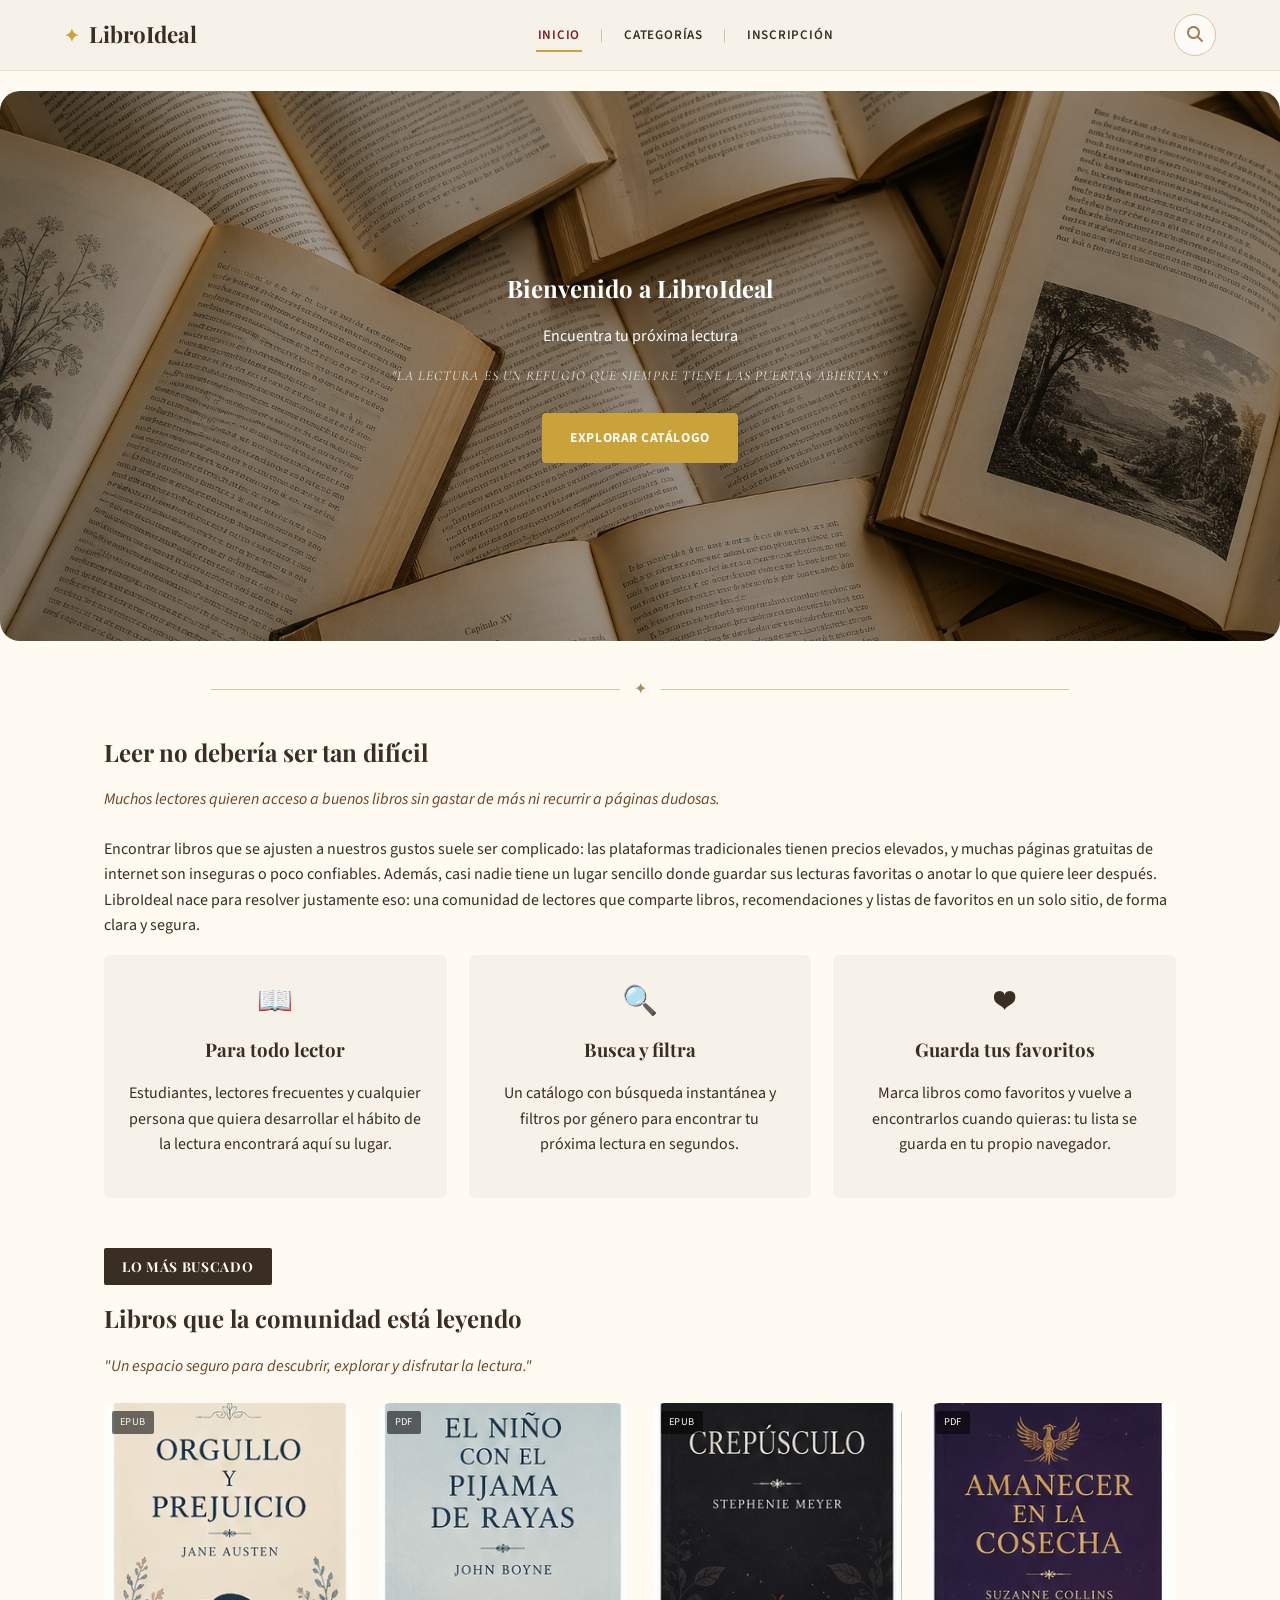
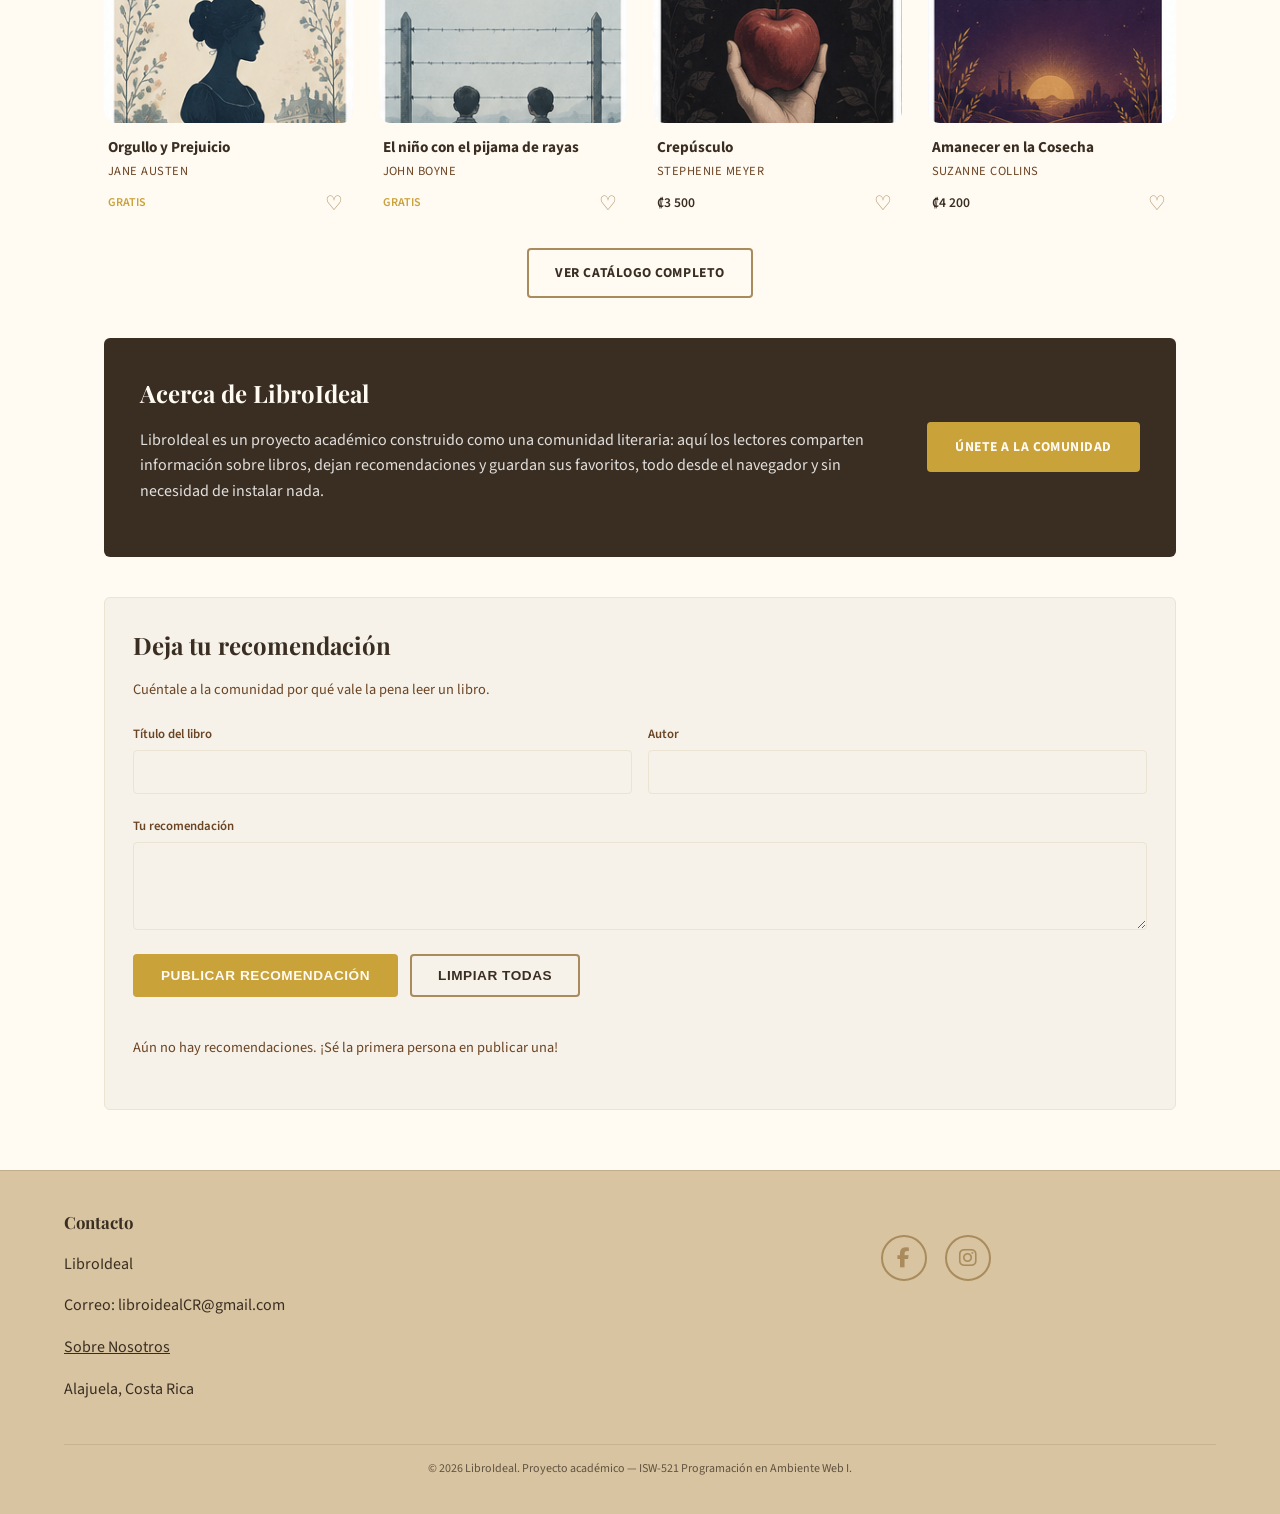
<file: index.html>
<!DOCTYPE html>
<html lang="es">

<head>
  <meta charset="UTF-8" />
  <meta name="viewport" content="width=device-width, initial-scale=1.0" />
  <title>LibroIdeal — Encuentra tu próxima lectura</title>
  <meta name="description"
    content="LibroIdeal es la comunidad literaria donde lectores comparten, descubren y guardan sus libros favoritos." />
  <link rel="preconnect" href="https://fonts.googleapis.com">
  <link
    href="https://fonts.googleapis.com/css2?family=Playfair+Display:wght@600;700&family=Cormorant+Garamond:ital@1&family=Source+Sans+Pro:wght@400;600;700&display=swap"
    rel="stylesheet">
  <link rel="stylesheet" href="https://cdnjs.cloudflare.com/ajax/libs/font-awesome/6.7.2/css/all.min.css">
  <link rel="stylesheet" href="css/style.css" />
</head>

<body>

  <header class="encabezado">

    <a href="index.html" class="logo">
      <span class="corona">&#10022;</span> LibroIdeal
    </a>

    <button class="menu-toggle" aria-label="Abrir menú" aria-expanded="false">
      &#9776;
    </button>

    <nav aria-label="Navegación principal">
      <ul class="menu-principal">
        <li><a href="index.html" aria-current="page">Inicio</a></li>
        <li class="divisor">|</li>
        <li><a href="catalogo.html">Categorías</a></li>
        <li class="divisor">|</li>
        <li><a href="comunidad.html">Inscripción</a></li>
      </ul>
    </nav>
    <button class="boton-buscar" aria-label="Ir al buscador del catálogo"
      onclick="window.location.href='catalogo.html'">

      <i class="fa-solid fa-magnifying-glass"></i>

    </button>

  </header>

  <main>
    <section class="hero">
      <div class="hero-contenido">
        <h1>Bienvenido a LibroIdeal</h1>
        <p class="subtitulo">Encuentra tu próxima lectura</p>
        <p class="hero-cita">
          "La lectura es un refugio que siempre tiene las puertas abiertas."
        </p>

        <div style="margin-top: 26px;">
          <a href="catalogo.html" class="boton boton-dorado">
            Explorar catálogo
          </a>
        </div>
      </div>
    </section>

    <div class="contenedor">
      <div class="divisor-decorativo">&#10022;</div>

      <section aria-labelledby="titulo-problema">
        <h2 id="titulo-problema">Leer no debería ser tan difícil</h2>
        <p class="cita-destacada">Muchos lectores quieren acceso a buenos libros sin gastar de más ni recurrir a páginas
          dudosas.</p>
        <p>
          Encontrar libros que se ajusten a nuestros gustos suele ser complicado: las plataformas tradicionales
          tienen precios elevados, y muchas páginas gratuitas de internet son inseguras o poco confiables.
          Además, casi nadie tiene un lugar sencillo donde guardar sus lecturas favoritas o anotar lo que
          quiere leer después. LibroIdeal nace para resolver justamente eso: una comunidad de lectores que
          comparte libros, recomendaciones y listas de favoritos en un solo sitio, de forma clara y segura.
        </p>
      </section>

      <section class="bloque-beneficios" aria-label="Para quién es LibroIdeal y qué ofrece">
        <div class="tarjeta-beneficio">
          <span class="icono-beneficio">&#128214;</span>
          <h3>Para todo lector</h3>
          <p>Estudiantes, lectores frecuentes y cualquier persona que quiera desarrollar el hábito de la lectura
            encontrará aquí su lugar.</p>
        </div>
        <div class="tarjeta-beneficio">
          <span class="icono-beneficio">&#128269;</span>
          <h3>Busca y filtra</h3>
          <p>Un catálogo con búsqueda instantánea y filtros por género para encontrar tu próxima lectura en segundos.
          </p>
        </div>
        <div class="tarjeta-beneficio">
          <span class="icono-beneficio">&#10084;</span>
          <h3>Guarda tus favoritos</h3>
          <p>Marca libros como favoritos y vuelve a encontrarlos cuando quieras: tu lista se guarda en tu propio
            navegador.</p>
        </div>
      </section>

      <section aria-labelledby="titulo-destacados">
        <span class="eyebrow">Lo más buscado</span>
        <h2 id="titulo-destacados">Libros que la comunidad está leyendo</h2>
        <p class="cita-destacada">"Un espacio seguro para descubrir, explorar y disfrutar la lectura."</p>
        <div id="contenedor-destacados" class="grid-libros" aria-live="polite">
          <p>Cargando libros destacados…</p>
        </div>
        <div style="text-align:center; margin-top: -20px; margin-bottom: 40px;">
          <a href="catalogo.html" class="boton boton-borde">Ver catálogo completo</a>
        </div>
      </section>

      <section class="acerca-proyecto" aria-labelledby="titulo-acerca" style="margin-bottom: 40px;">
        <div>
          <h2 id="titulo-acerca">Acerca de LibroIdeal</h2>
          <p>
            LibroIdeal es un proyecto académico construido como una comunidad literaria: aquí los lectores
            comparten información sobre libros, dejan recomendaciones y guardan sus favoritos, todo desde
            el navegador y sin necesidad de instalar nada.
          </p>
        </div>
        <a href="comunidad.html" class="boton boton-dorado">Únete a la comunidad</a>
      </section>

      <section class="panel" aria-labelledby="titulo-recomendaciones" style="margin-top: 40px;">
        <h2 id="titulo-recomendaciones">Deja tu recomendación</h2>
        <p class="descripcion-panel">Cuéntale a la comunidad por qué vale la pena leer un libro.</p>

        <div class="banner-aviso" id="aviso-recomendacion" role="status"></div>

        <form id="formulario-recomendacion" novalidate>
          <div class="grilla-formulario">
            <div class="campo">
              <label for="titulo-recomendado">Título del libro</label>
              <input type="text" id="titulo-recomendado" required minlength="2" />
              <span class="mensaje-error" id="error-titulo-recomendado"></span>
            </div>
            <div class="campo">
              <label for="autor-recomendado">Autor</label>
              <input type="text" id="autor-recomendado" required minlength="2" />
              <span class="mensaje-error" id="error-autor-recomendado"></span>
            </div>
            <div class="campo columna-completa">
              <label for="texto-recomendacion">Tu recomendación</label>
              <textarea id="texto-recomendacion" rows="3" required minlength="10"></textarea>
              <span class="mensaje-error" id="error-texto-recomendacion"></span>
            </div>
          </div>
          <div class="acciones-formulario">
            <button type="submit" class="boton boton-dorado">Publicar recomendación</button>
            <button type="button" id="boton-limpiar-recomendaciones" class="boton boton-borde">Limpiar todas</button>
          </div>
        </form>

        <div id="lista-recomendaciones" class="lista-registros" style="margin-top:24px;" aria-live="polite"></div>
        <p id="estado-vacio-recomendaciones" class="descripcion-panel" style="display:none;">
          Aún no hay recomendaciones. ¡Sé la primera persona en publicar una!
        </p>
      </section>

    </div>
  </main>

  <footer class="pie">
    <div class="pie-grid">

      <div>
        <h3>Contacto</h3>
        <p>LibroIdeal</p>
        <p>Correo:
          <a href="mailto:libroidealCR@gmail.com">
            libroidealCR@gmail.com
          </a>
        </p>
        <p>
          <a href="comunidad.html" class="enlace-subrayado">
            Sobre Nosotros
          </a>
        </p>
        <p>Alajuela, Costa Rica</p>
      </div>

      <div class="pie-redes">
        <div class="redes-sociales">
          <a href="https://facebook.com" target="_blank" aria-label="Facebook">
            <i class="fa-brands fa-facebook-f"></i>
          </a>

          <a href="https://instagram.com" target="_blank" aria-label="Instagram">
            <i class="fa-brands fa-instagram"></i>
          </a>
        </div>
      </div>

    </div>

    <p class="pie-base">
      &copy; 2026 LibroIdeal. Proyecto académico — ISW-521 Programación en Ambiente Web I.
    </p>
  </footer>

  <script src="js/utilidades.js"></script>
  <script src="js/inicio.js"></script>
</body>

</html>
</file>
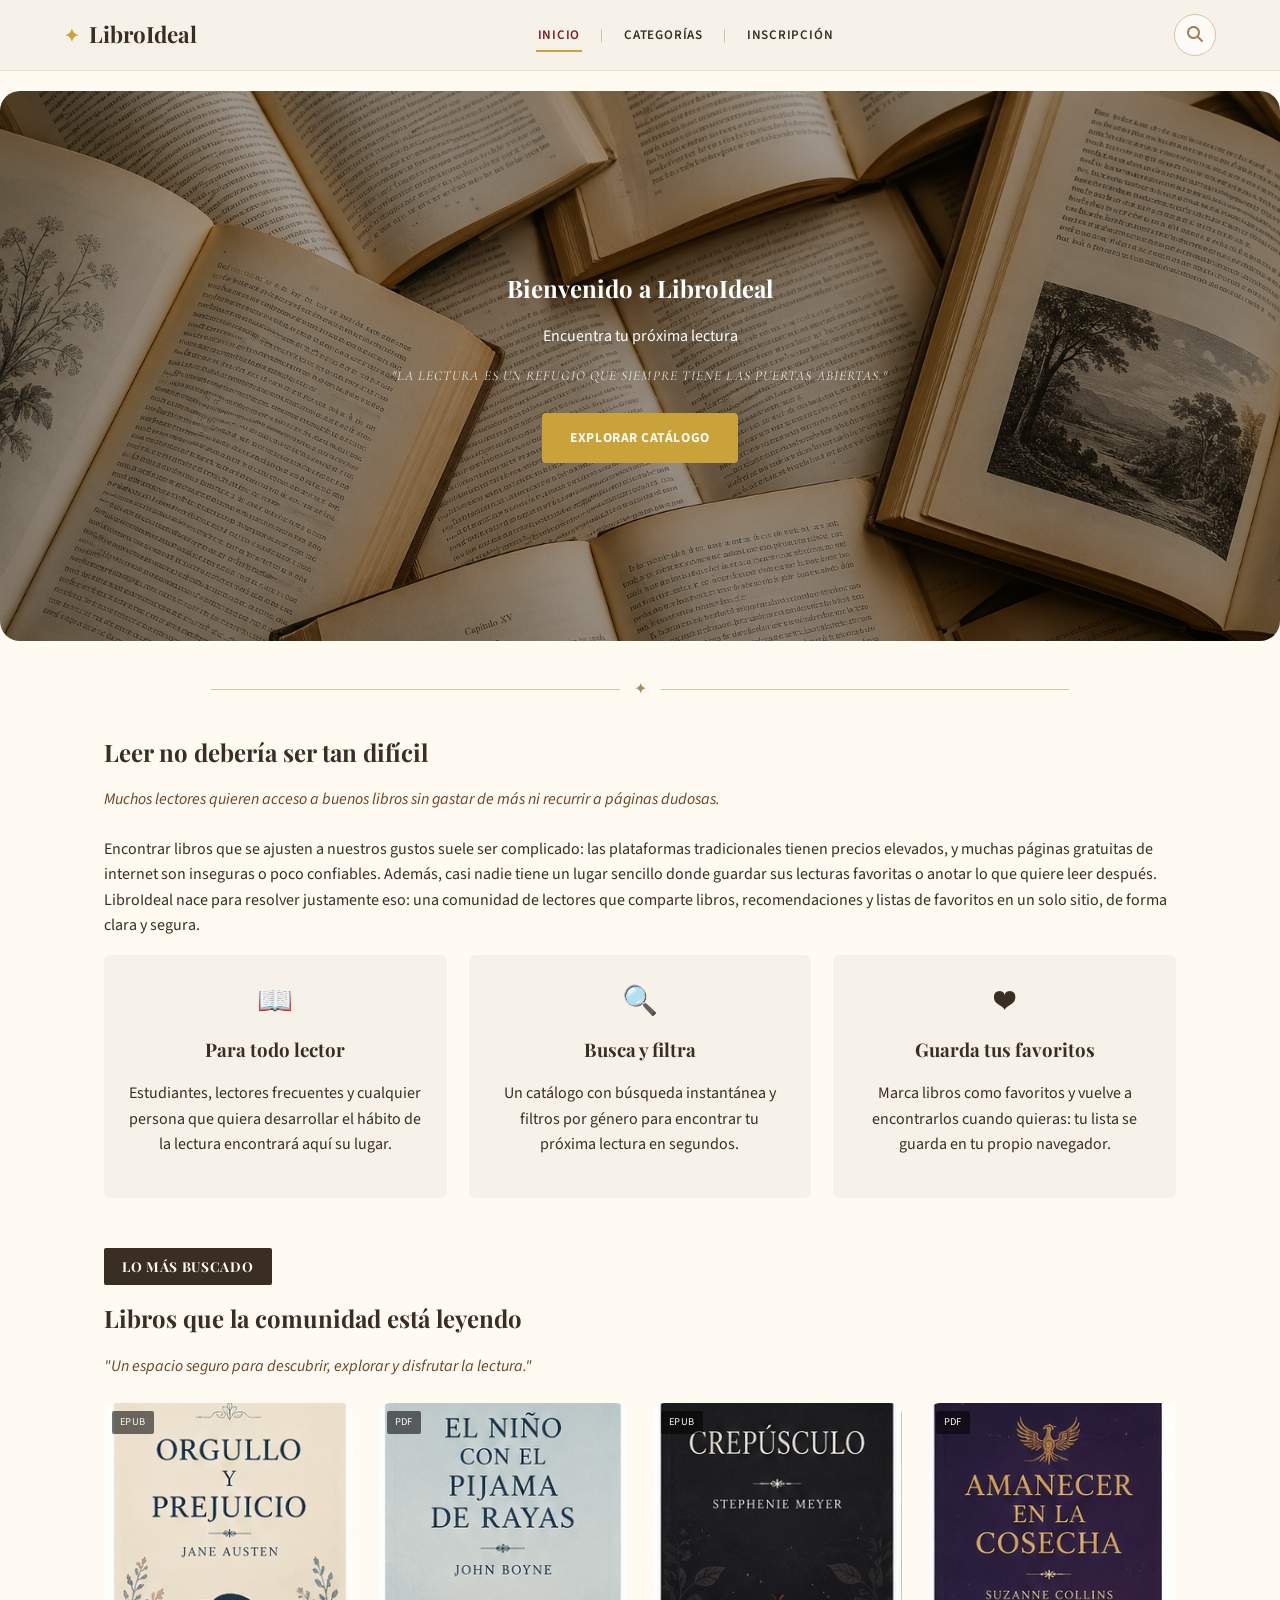
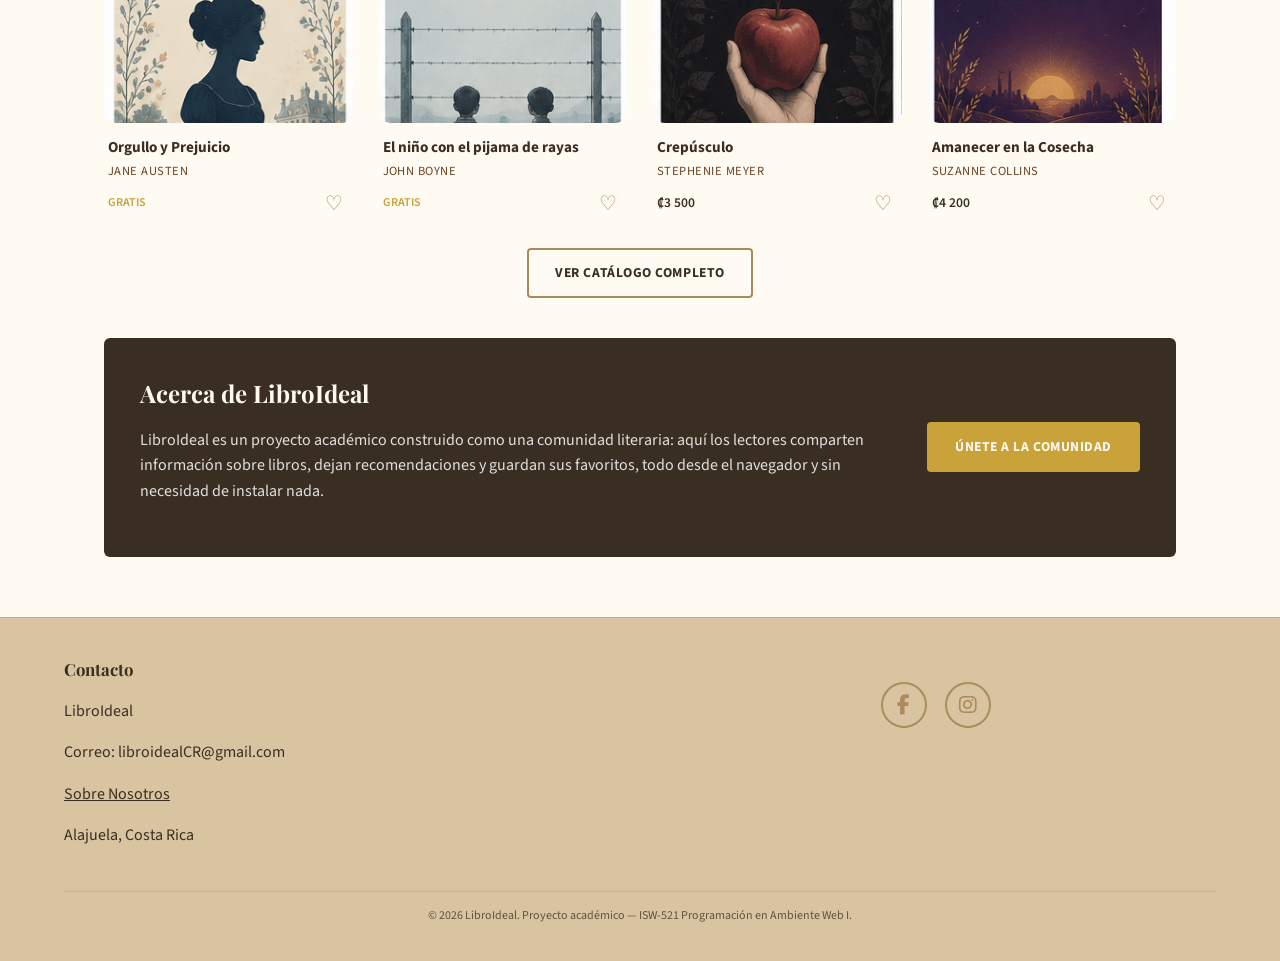
<file: libroideal/index.html>
<!DOCTYPE html>
<html lang="es">

<head>
  <meta charset="UTF-8" />
  <meta name="viewport" content="width=device-width, initial-scale=1.0" />
  <title>LibroIdeal — Encuentra tu próxima lectura</title>
  <meta name="description"
    content="LibroIdeal es la comunidad literaria donde lectores comparten, descubren y guardan sus libros favoritos." />
  <link rel="preconnect" href="https://fonts.googleapis.com">
  <link
    href="https://fonts.googleapis.com/css2?family=Playfair+Display:wght@600;700&family=Cormorant+Garamond:ital@1&family=Source+Sans+Pro:wght@400;600;700&display=swap"
    rel="stylesheet">
  <link rel="stylesheet" href="https://cdnjs.cloudflare.com/ajax/libs/font-awesome/6.7.2/css/all.min.css">
  <link rel="stylesheet" href="css/style.css" />
</head>

<body>

  <header class="encabezado">

    <a href="index.html" class="logo">
      <span class="corona">&#10022;</span> LibroIdeal
    </a>

    <button class="menu-toggle" aria-label="Abrir menú" aria-expanded="false">
      &#9776;
    </button>

    <nav aria-label="Navegación principal">
      <ul class="menu-principal">
        <li><a href="index.html" aria-current="page">Inicio</a></li>
        <li class="divisor">|</li>
        <li><a href="catalogo.html">Categorías</a></li>
        <li class="divisor">|</li>
        <li><a href="comunidad.html">Inscripción</a></li>
      </ul>
    </nav>
    <button class="boton-buscar" aria-label="Ir al buscador del catálogo"
      onclick="window.location.href='catalogo.html'">

      <i class="fa-solid fa-magnifying-glass"></i>

    </button>

  </header>
  <main>
    <!-- Sección visual principal -->
    <section class="hero">
      <div class="hero-contenido">
        <h1>Bienvenido a LibroIdeal</h1>
        <p class="subtitulo">Encuentra tu próxima lectura</p>
        <p class="hero-cita">
          "La lectura es un refugio que siempre tiene las puertas abiertas."
        </p>

        <div style="margin-top: 26px;">
          <a href="catalogo.html" class="boton boton-dorado">
            Explorar catálogo
          </a>
        </div>
      </div>
    </section>

    <div class="contenedor">
      <div class="divisor-decorativo">&#10022;</div>

      <!-- Presentación del problema -->
      <section aria-labelledby="titulo-problema">

        <h2 id="titulo-problema">Leer no debería ser tan difícil</h2>
        <p class="cita-destacada">Muchos lectores quieren acceso a buenos libros sin gastar de más ni recurrir a páginas
          dudosas.</p>
        <p>
          Encontrar libros que se ajusten a nuestros gustos suele ser complicado: las plataformas tradicionales
          tienen precios elevados, y muchas páginas gratuitas de internet son inseguras o poco confiables.
          Además, casi nadie tiene un lugar sencillo donde guardar sus lecturas favoritas o anotar lo que
          quiere leer después. LibroIdeal nace para resolver justamente eso: una comunidad de lectores que
          comparte libros, recomendaciones y listas de favoritos en un solo sitio, de forma clara y segura.
        </p>
      </section>

      <!-- Público objetivo y propuesta de solución -->
      <section class="bloque-beneficios" aria-label="Para quién es LibroIdeal y qué ofrece">
        <div class="tarjeta-beneficio">
          <span class="icono-beneficio">&#128214;</span>
          <h3>Para todo lector</h3>
          <p>Estudiantes, lectores frecuentes y cualquier persona que quiera desarrollar el hábito de la lectura
            encontrará aquí su lugar.</p>
        </div>
        <div class="tarjeta-beneficio">
          <span class="icono-beneficio">&#128269;</span>
          <h3>Busca y filtra</h3>
          <p>Un catálogo con búsqueda instantánea y filtros por género para encontrar tu próxima lectura en segundos.
          </p>
        </div>
        <div class="tarjeta-beneficio">
          <span class="icono-beneficio">&#10084;</span>
          <h3>Guarda tus favoritos</h3>
          <p>Marca libros como favoritos y vuelve a encontrarlos cuando quieras: tu lista se guarda en tu propio
            navegador.</p>
        </div>
      </section>

      <!-- Aqi va la parte de Lo más buscado: contenido dinámico-->
      <section aria-labelledby="titulo-destacados">
        <span class="eyebrow">Lo más buscado</span>
        <h2 id="titulo-destacados">Libros que la comunidad está leyendo</h2>
        <p class="cita-destacada">"Un espacio seguro para descubrir, explorar y disfrutar la lectura."</p>
        <div id="contenedor-destacados" class="grid-libros" aria-live="polite">
          <p>Cargando libros destacados…</p>
        </div>
        <div style="text-align:center; margin-top: -20px; margin-bottom: 40px;">
          <a href="catalogo.html" class="boton boton-borde">Ver catálogo completo</a>
        </div>
      </section>

      <!-- Aquí hablaremos un como acerca del proyecto -->
      <section class="acerca-proyecto" aria-labelledby="titulo-acerca">
        <div>
          <h2 id="titulo-acerca">Acerca de LibroIdeal</h2>
          <p>
            LibroIdeal es un proyecto académico construido como una comunidad literaria: aquí los lectores
            comparten información sobre libros, dejan recomendaciones y guardan sus favoritos, todo desde
            el navegador y sin necesidad de instalar nada.
          </p>
        </div>
        <a href="comunidad.html" class="boton boton-dorado">Únete a la comunidad</a>
      </section>
    </div>
  </main>

  <footer class="pie">
    <div class="pie-grid">

      <div>
        <h3>Contacto</h3>
        <p>LibroIdeal</p>
        <p>Correo:
          <a href="mailto:libroidealCR@gmail.com">
            libroidealCR@gmail.com
          </a>
        </p>
        <p>
          <a href="comunidad.html" class="enlace-subrayado">
            Sobre Nosotros
          </a>
        </p>
        <p>Alajuela, Costa Rica</p>
      </div>

      <div class="pie-redes">
        <div class="redes-sociales">
          <a href="https://facebook.com" target="_blank" aria-label="Facebook">
            <i class="fa-brands fa-facebook-f"></i>
          </a>

          <a href="https://instagram.com" target="_blank" aria-label="Instagram">
            <i class="fa-brands fa-instagram"></i>
          </a>
        </div>
      </div>

    </div>

    <p class="pie-base">
      &copy; 2026 LibroIdeal. Proyecto académico — ISW-521 Programación en Ambiente Web I.
    </p>
  </footer>
  <script src="js/utilidades.js"></script>
  <script src="js/inicio.js"></script>
</body>

</html>
</file>
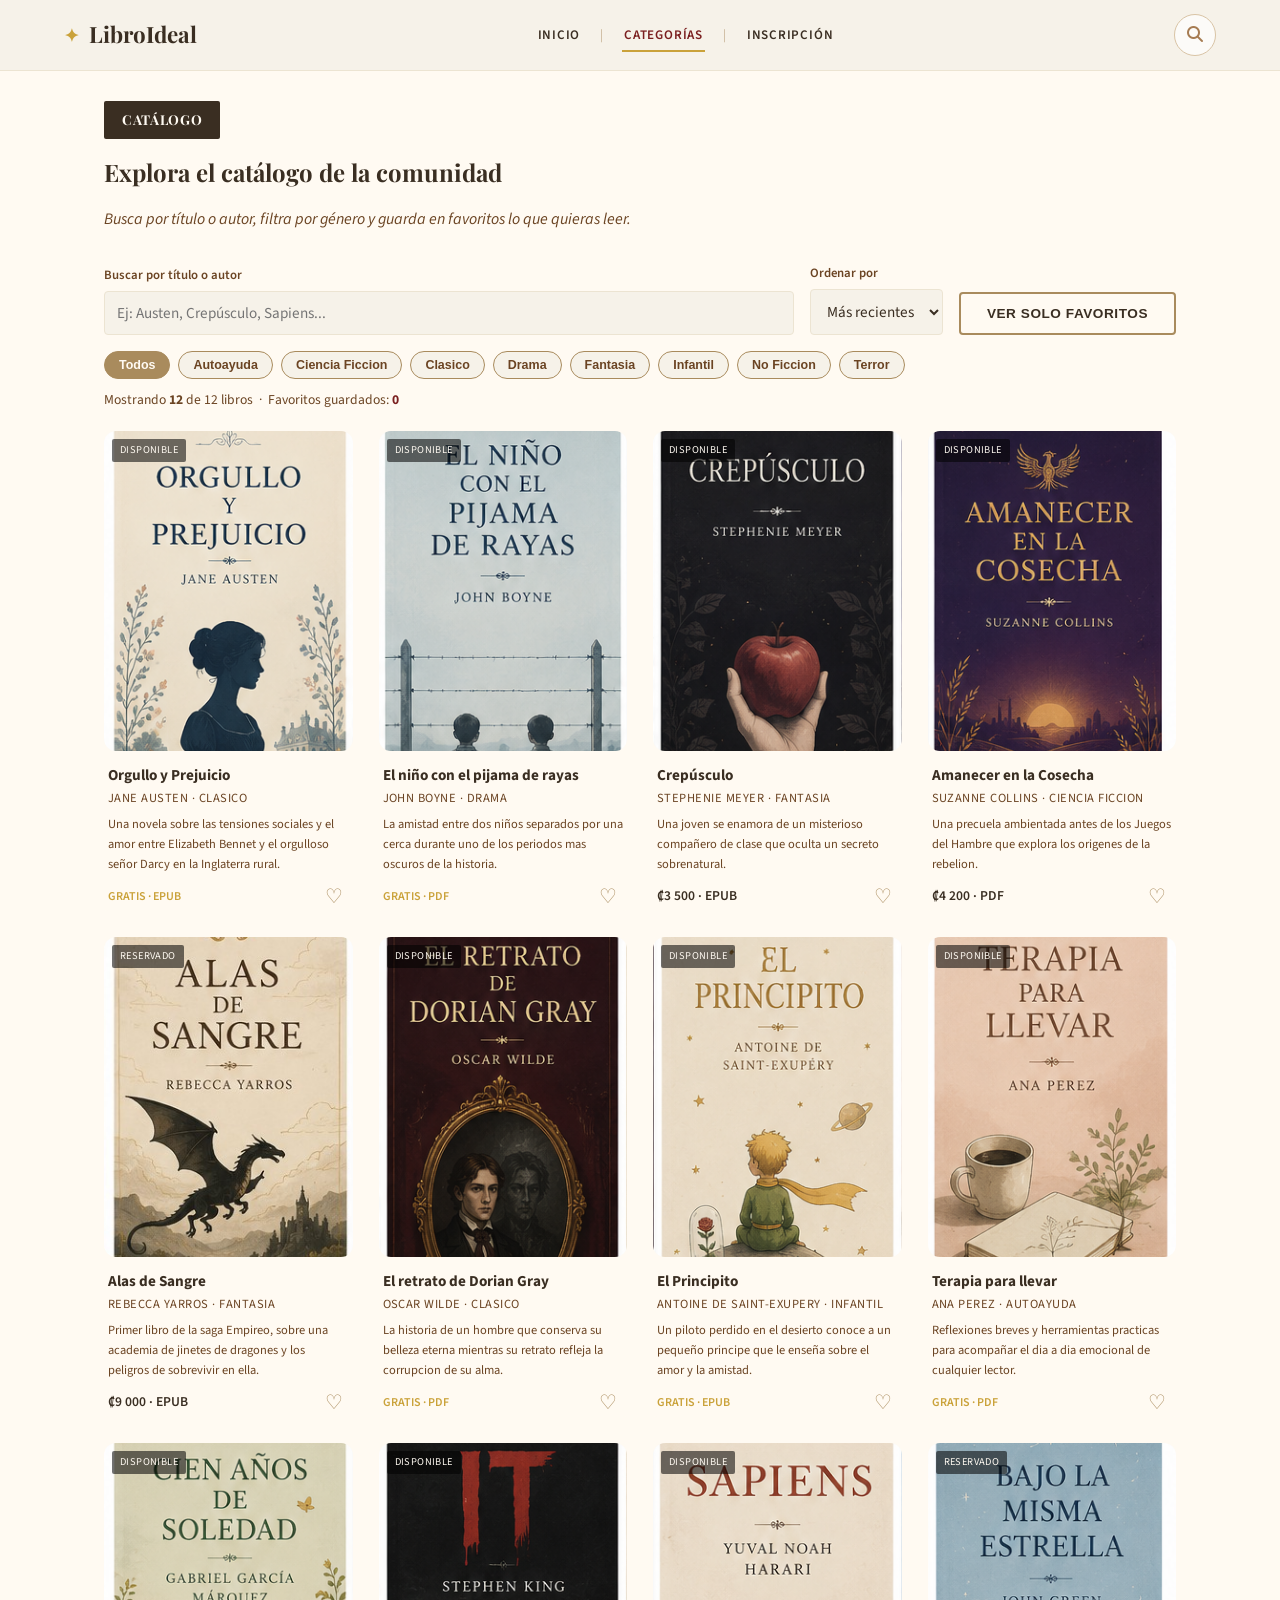
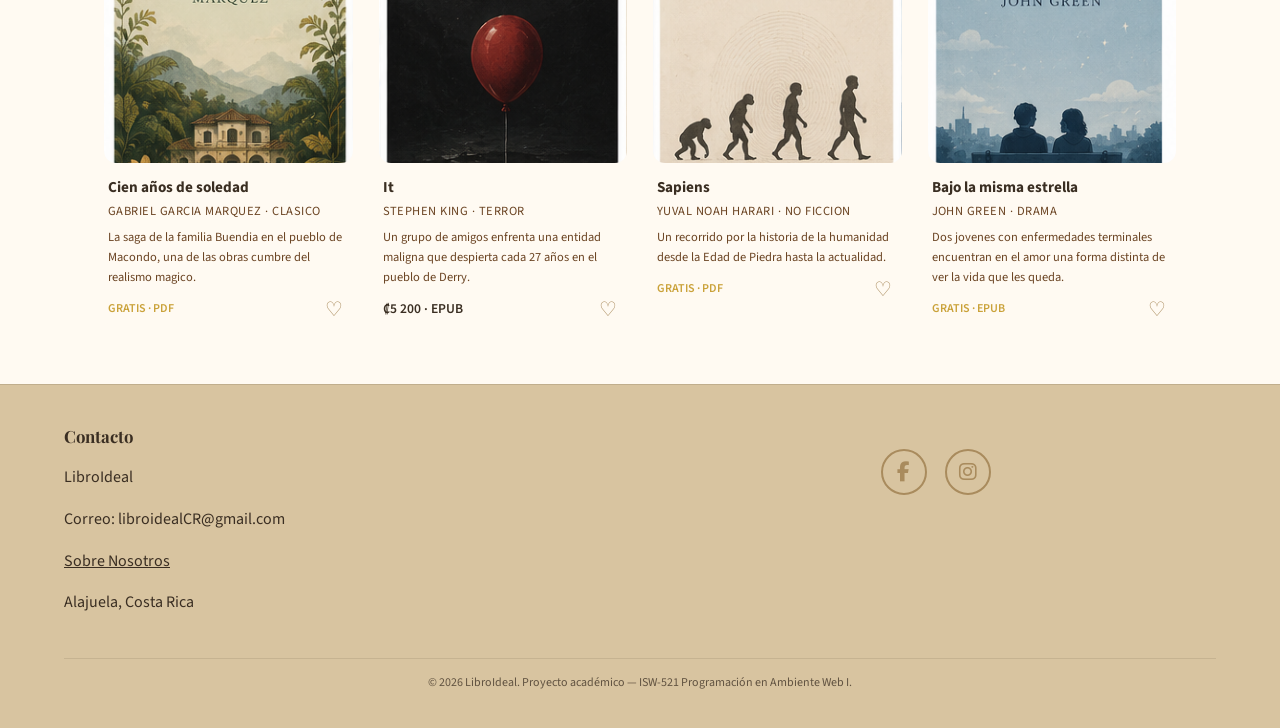
<file: catalogo.html>
<!DOCTYPE html>
<html lang="es">

<head>
  <meta charset="UTF-8" />
  <meta name="viewport" content="width=device-width, initial-scale=1.0" />
  <title>Catálogo — LibroIdeal</title>
  <meta name="description" content="Explora, busca y filtra el catálogo de libros de la comunidad LibroIdeal." />
  <link rel="preconnect" href="https://fonts.googleapis.com">
  <link
    href="https://fonts.googleapis.com/css2?family=Playfair+Display:wght@600;700&family=Cormorant+Garamond:ital@1&family=Source+Sans+Pro:wght@400;600;700&display=swap"
    rel="stylesheet">
  <link rel="stylesheet" href="https://cdnjs.cloudflare.com/ajax/libs/font-awesome/6.7.2/css/all.min.css">
  <link rel="stylesheet" href="css/style.css" />
</head>

<body>

  <header class="encabezado">
    <a href="index.html" class="logo">
      <span class="corona">&#10022;</span> LibroIdeal
    </a>
    <button class="menu-toggle" aria-label="Abrir menú" aria-expanded="false">&#9776;</button>
    <nav aria-label="Navegación principal">
      <ul class="menu-principal">
        <li><a href="index.html">Inicio</a></li>
        <li class="divisor">|</li>
        <li><a href="catalogo.html" aria-current="page">Categorías</a></li>
        <li class="divisor">|</li>
        <li><a href="comunidad.html">Inscripción</a></li>
      </ul>
    </nav>
    <button class="boton-buscar" aria-label="Ir al campo de búsqueda"
      onclick="document.getElementById('campo-busqueda').focus()">

      <i class="fa-solid fa-magnifying-glass"></i>

    </button>
  </header>

  <main class="contenedor">
    <section style="margin-top: 30px;">
      <span class="eyebrow">Catálogo</span>
      <h1>Explora el catálogo de la comunidad</h1>
      <p class="cita-destacada">Busca por título o autor, filtra por género y guarda en favoritos lo que quieras leer.
      </p>
    </section>

    <!-- Búsqueda instantánea y filtro de género -->
    <section class="barra-herramientas" aria-label="Buscador y filtros">
      <div class="campo crece">
        <label for="campo-busqueda">Buscar por título o autor</label>
        <input type="search" id="campo-busqueda" placeholder="Ej: Austen, Crepúsculo, Sapiens..." autocomplete="off" />
      </div>
      <div class="campo">
        <label for="orden-resultados">Ordenar por</label>
        <select id="orden-resultados">
          <option value="relevancia">Más recientes</option>
          <option value="az">Título: A-Z</option>
          <option value="za">Título: Z-A</option>
        </select>
      </div>
      <div class="campo">
        <label>&nbsp;</label>
        <button type="button" id="boton-solo-favoritos" class="boton boton-borde">Ver solo favoritos</button>
      </div>
    </section>

    <div class="chips-filtro" id="contenedor-generos" role="group" aria-label="Filtrar por género">
      <button class="chip activo" data-genero="todos">Todos</button>
    </div>

    <p class="resumen-resultados" id="resumen-resultados" aria-live="polite"></p>

    <section aria-label="Resultados del catálogo">
      <div id="contenedor-catalogo" class="grid-libros" aria-live="polite">
        <p>Cargando catálogo…</p>
      </div>
      <div id="estado-vacio" class="estado-vacio" hidden>
        <span class="icono-vacio">&#128214;</span>
        <h3>No encontramos libros con esos criterios</h3>
        <p>Prueba con otra palabra clave o quita algún filtro para ver más resultados.</p>
      </div>
    </section>

  </main>
  <footer class="pie">
    <div class="pie-grid">

      <div>
        <h3>Contacto</h3>
        <p>LibroIdeal</p>
        <p>Correo:
          <a href="mailto:libroidealCR@gmail.com">
            libroidealCR@gmail.com
          </a>
        </p>
        <p>
          <a href="comunidad.html" class="enlace-subrayado">
            Sobre Nosotros
          </a>
        </p>
        <p>Alajuela, Costa Rica</p>
      </div>

      <div class="pie-redes">
        <div class="redes-sociales">
          <a href="https://facebook.com" target="_blank" aria-label="Facebook">
            <i class="fa-brands fa-facebook-f"></i>
          </a>

          <a href="https://instagram.com" target="_blank" aria-label="Instagram">
            <i class="fa-brands fa-instagram"></i>
          </a>
        </div>
      </div>

    </div>

    <p class="pie-base">
      &copy; 2026 LibroIdeal. Proyecto académico — ISW-521 Programación en Ambiente Web I.
    </p>
  </footer>
  <script src="js/utilidades.js"></script>
  <script src="js/catalogo.js"></script>
</body>

</html>
</file>
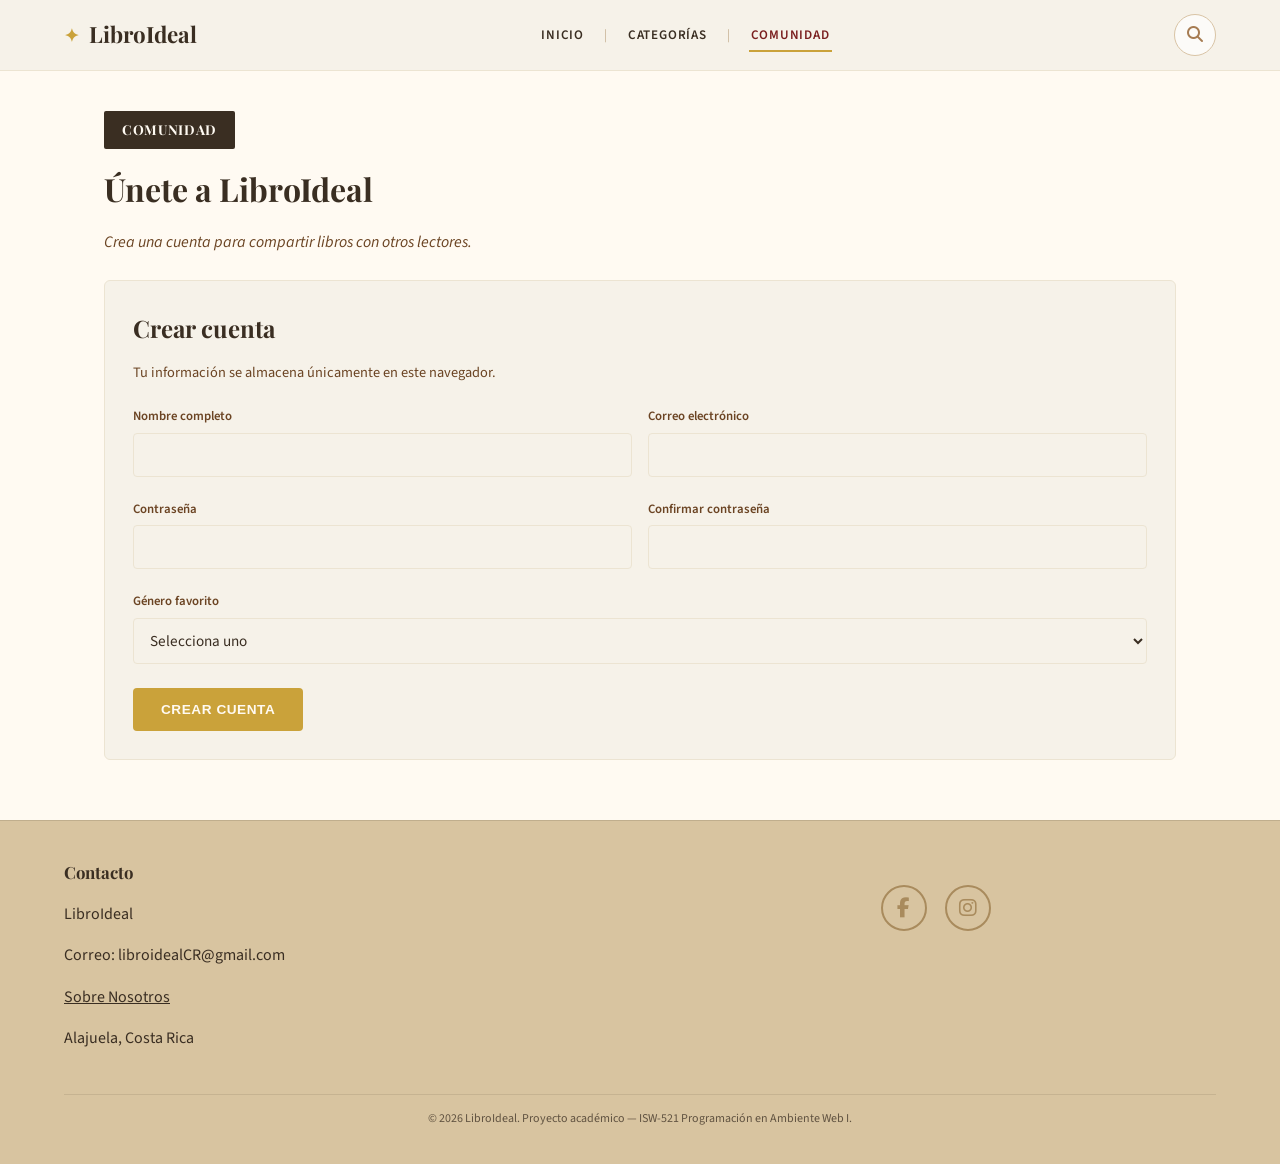
<file: comunidad.html>
<!DOCTYPE html>
<html lang="es">

<head>
  <meta charset="UTF-8">
  <meta name="viewport" content="width=device-width, initial-scale=1.0">

  <title>Comunidad | LibroIdeal</title>

  <meta name="description"
    content="Regístrate, inicia sesión y comparte tus libros favoritos con la comunidad LibroIdeal.">

  <link rel="preconnect" href="https://fonts.googleapis.com">
  <link
    href="https://fonts.googleapis.com/css2?family=Playfair+Display:wght@600;700&family=Cormorant+Garamond:ital@1&family=Source+Sans+Pro:wght@400;600;700&display=swap"
    rel="stylesheet">

  <link rel="stylesheet" href="https://cdnjs.cloudflare.com/ajax/libs/font-awesome/6.7.2/css/all.min.css">
  <link rel="stylesheet" href="css/style.css">
</head>

<body>

  <!-- ================= ENCABEZADO ================= -->
  <header class="encabezado">

    <a href="index.html" class="logo">
      <span class="corona">&#10022;</span> LibroIdeal
    </a>

    <button class="menu-toggle" aria-label="Abrir menú" aria-expanded="false">
      &#9776;
    </button>

    <nav aria-label="Navegación principal">
      <ul class="menu-principal">
        <li><a href="index.html">Inicio</a></li>
        <li class="divisor">|</li>
        <li><a href="catalogo.html">Categorías</a></li>
        <li class="divisor">|</li>
        <li><a href="comunidad.html" aria-current="page">Comunidad</a></li>
      </ul>
    </nav>

    <button class="boton-buscar" aria-label="Buscar" onclick="window.location.href='catalogo.html'">
      <i class="fa-solid fa-magnifying-glass"></i>
    </button>

  </header>

  <!-- ================= CONTENIDO PRINCIPAL ================= -->
  <main class="contenedor" style="margin-top:40px;">

    <span class="eyebrow">Comunidad</span>
    <h1>Únete a LibroIdeal</h1>

    <p class="cita-destacada">
      Crea una cuenta para compartir libros con otros lectores.
    </p>

    <!-- USUARIO ACTIVO (Mantiene el id que busca el script) -->
    <div id="perfil-guardado" class="panel" style="display:none;"></div>


    <!-- ================= REGISTRO (Se oculta automáticamente al crear perfil) ================= -->
    <section class="panel">

      <h2>Crear cuenta</h2>

      <p class="descripcion-panel">
        Tu información se almacena únicamente en este navegador.
      </p>

      <!-- Se añade la clase 'error' -->
      <div class="banner-aviso error" id="aviso-inscripcion"></div>

      <form id="formulario-inscripcion" novalidate>

        <div class="grilla-formulario">

          <div class="campo">
            <label for="nombre-usuario">Nombre completo</label>
            <input type="text" id="nombre-usuario" required minlength="3">
            <span class="mensaje-error" id="error-nombre-usuario"></span>
          </div>

          <div class="campo">
            <label for="correo-usuario">Correo electrónico</label>
            <input type="email" id="correo-usuario" required>
            <span class="mensaje-error" id="error-correo-usuario"></span>
          </div>

          <div class="campo">
            <label for="password-usuario">Contraseña</label>
            <input type="password" id="password-usuario" minlength="6" required>
            <span class="mensaje-error" id="error-password-usuario"></span>
          </div>

          <div class="campo">
            <label for="confirmar-password">Confirmar contraseña</label>
            <input type="password" id="confirmar-password" minlength="6" required>
            <span class="mensaje-error" id="error-confirmar-password"></span>
          </div>

          <div class="campo columna-completa"> 
            <label for="genero-favorito">Género favorito</label>
            <select id="genero-favorito" required>
              <option value="">Selecciona uno</option>
              <option>Clásico</option>
              <option>Fantasía</option>
              <option>Drama</option>
              <option>Ciencia ficción</option>
              <option>Terror</option>
              <option>Autoayuda</option>
              <option>No ficción</option>
              <option>Infantil</option>
              <option>Otro</option>
            </select>
            <span class="mensaje-error" id="error-genero-favorito"></span>
          </div>

        </div>

        <div class="acciones-formulario">
          <button class="boton boton-dorado" type="submit">
            Crear cuenta
          </button>
        </div>

      </form>
    </section>

    <!-- ================= COMPARTIR UN LIBRO (Solo se muestra si hay sesión) ================= -->
    <section class="panel" style="display: none;"> <!-- Inicia oculto por defecto -->
      <h2>Compartir un libro</h2>
      <p class="descripcion-panel">Agrega un libro a la biblioteca comunitaria para que otros usuarios puedan
        descubrirlo.</p>

      <!-- Contenedor de advertencias para el libro -->
      <div class="banner-aviso error" id="aviso-libro"></div>

      <form id="formulario-libro">
        <div class="grilla-formulario">
          <div class="campo">
            <label for="titulo-libro">Título del libro</label>
            <input type="text" id="titulo-libro" required>
          </div>
          <div class="campo">
            <label for="autor-libro">Autor</label>
            <input type="text" id="autor-libro" required>
          </div>
          <div class="campo">
            <label for="genero-libro">Género literario</label>
            <select id="genero-libro" required>
              <option value="">Selecciona uno</option>
              <option>Clásico</option>
              <option>Fantasía</option>
              <option>Drama</option>
              <option>Ciencia ficción</option>
              <option>Terror</option>
              <option>Otro</option>
            </select>
          </div>
          <div class="campo">
            <label for="formato-libro">Formato</label>
            <select id="formato-libro" required>
              <option value="">Selecciona el formato</option>
              <option>Físico</option>
              <option>Digital</option>
            </select>
          </div>
          <div class="campo columna-completa">
            <label for="enlace-libro">Enlace (URL)</label>
            <input type="url" id="enlace-libro">
          </div>
          <div class="campo columna-completa">
            <label for="descripcion-libro">Reseña o descripción</label>
            <textarea id="descripcion-libro" rows="4" required></textarea>
          </div>
        </div>
        <div class="acciones-formulario">
          <button class="boton boton-dorado" type="submit">Publicar libro</button>
        </div>
      </form>
      <div id="contenedor-mis-libros" style="margin-top: 30px;">
        <h3>Mis Libros Publicados</h3>
        <div id="lista-libros-comunidad" class="lista-registros">
          <!-- Aquí se cargarán dinámicamente los libros con JS -->
        </div>
      </div>
    </section>
  </main>
  <script src="js/comunidad.js"></script>
  <footer class="pie">
    <div class="pie-grid">

      <div>
        <h3>Contacto</h3>
        <p>LibroIdeal</p>
        <p>Correo:
          <a href="mailto:libroidealCR@gmail.com">
            libroidealCR@gmail.com
          </a>
        </p>
        <p>
          <a href="comunidad.html" class="enlace-subrayado">
            Sobre Nosotros
          </a>
        </p>
        <p>Alajuela, Costa Rica</p>
      </div>

      <div class="pie-redes">
        <div class="redes-sociales">
          <a href="https://facebook.com" target="_blank" aria-label="Facebook">
            <i class="fa-brands fa-facebook-f"></i>
          </a>

          <a href="https://instagram.com" target="_blank" aria-label="Instagram">
            <i class="fa-brands fa-instagram"></i>
          </a>
        </div>
      </div>

    </div>

    <p class="pie-base">
      &copy; 2026 LibroIdeal. Proyecto académico — ISW-521 Programación en Ambiente Web I.
    </p>
  </footer>
</body>

</html>
</file>
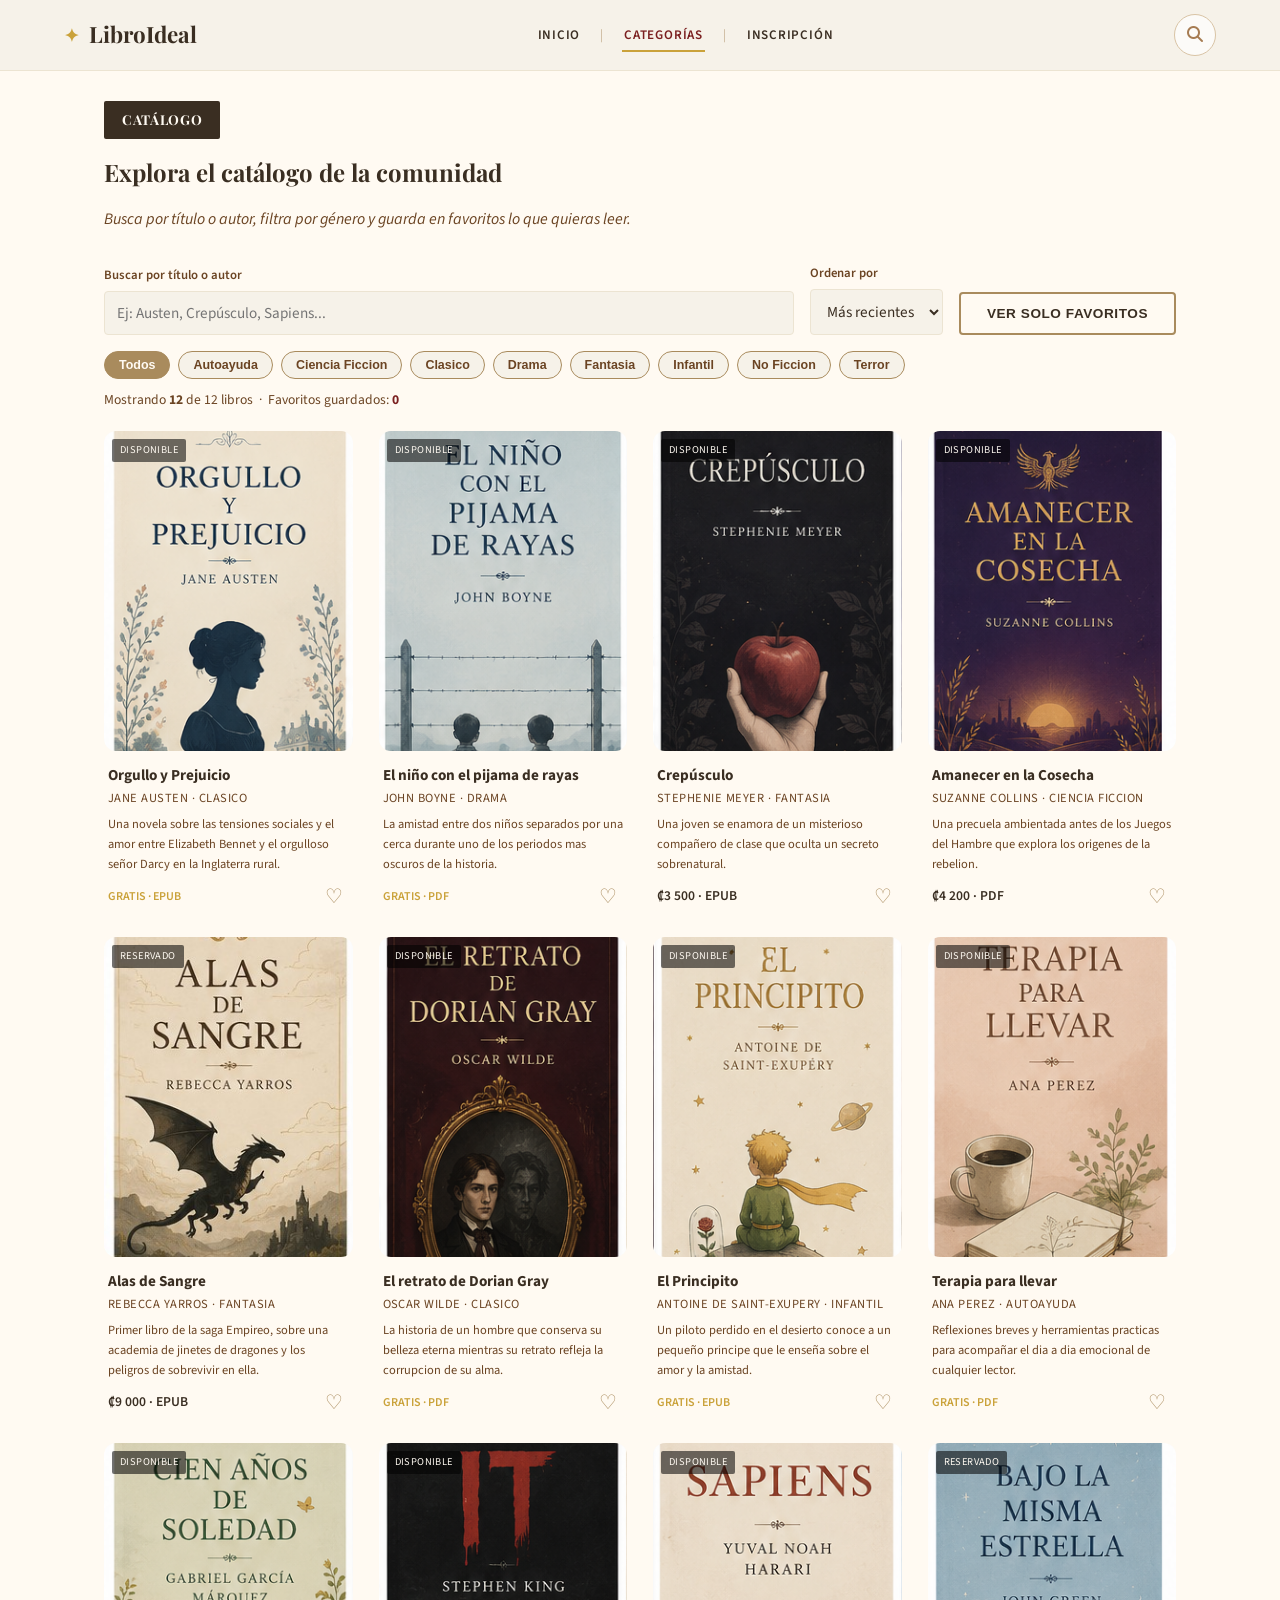
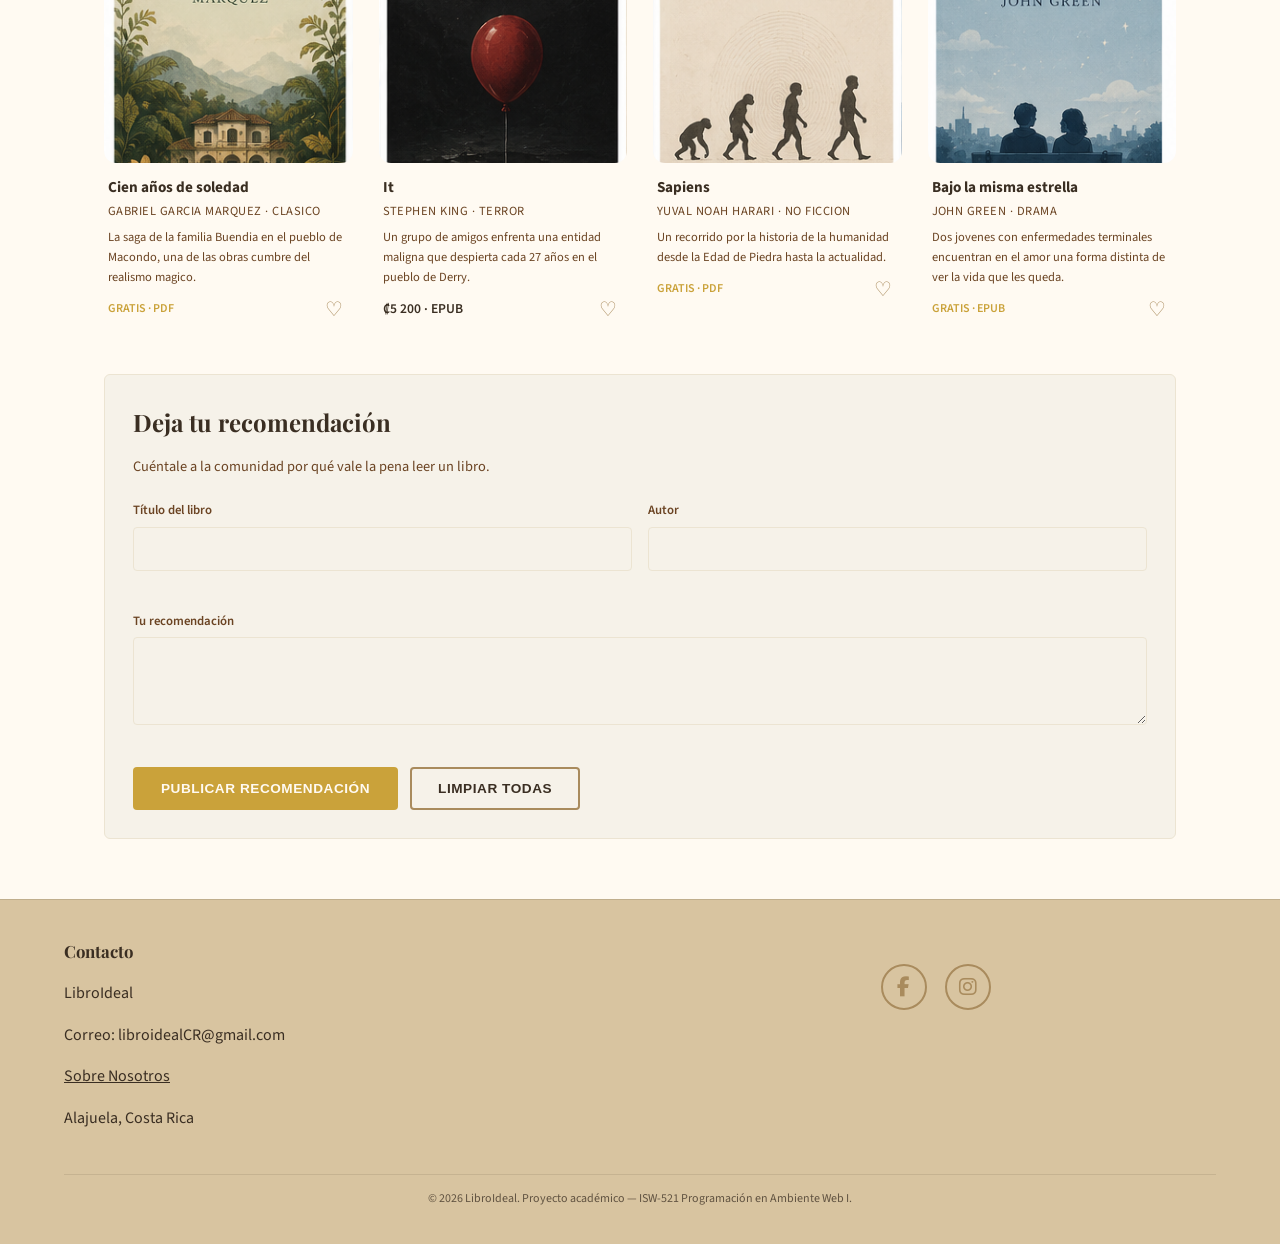
<file: libroideal/catalogo.html>
<!DOCTYPE html>
<html lang="es">

<head>
  <meta charset="UTF-8" />
  <meta name="viewport" content="width=device-width, initial-scale=1.0" />
  <title>Catálogo — LibroIdeal</title>
  <meta name="description" content="Explora, busca y filtra el catálogo de libros de la comunidad LibroIdeal." />
  <link rel="preconnect" href="https://fonts.googleapis.com">
  <link
    href="https://fonts.googleapis.com/css2?family=Playfair+Display:wght@600;700&family=Cormorant+Garamond:ital@1&family=Source+Sans+Pro:wght@400;600;700&display=swap"
    rel="stylesheet">
  <link rel="stylesheet" href="https://cdnjs.cloudflare.com/ajax/libs/font-awesome/6.7.2/css/all.min.css">
  <link rel="stylesheet" href="css/style.css" />
</head>
</head>

<body>

  <header class="encabezado">
    <a href="index.html" class="logo">
      <span class="corona">&#10022;</span> LibroIdeal
    </a>
    <button class="menu-toggle" aria-label="Abrir menú" aria-expanded="false">&#9776;</button>
    <nav aria-label="Navegación principal">
      <ul class="menu-principal">
        <li><a href="index.html">Inicio</a></li>
        <li class="divisor">|</li>
        <li><a href="catalogo.html" aria-current="page">Categorías</a></li>
        <li class="divisor">|</li>
        <li><a href="comunidad.html">Inscripción</a></li>
      </ul>
    </nav>
    <button class="boton-buscar" aria-label="Ir al campo de búsqueda"
      onclick="document.getElementById('campo-busqueda').focus()">

      <i class="fa-solid fa-magnifying-glass"></i>

    </button>
  </header>

  <main class="contenedor">
    <section style="margin-top: 30px;">
      <span class="eyebrow">Catálogo</span>
      <h1>Explora el catálogo de la comunidad</h1>
      <p class="cita-destacada">Busca por título o autor, filtra por género y guarda en favoritos lo que quieras leer.
      </p>
    </section>

    <!-- Búsqueda instantánea y filtro de género -->
    <section class="barra-herramientas" aria-label="Buscador y filtros">
      <div class="campo crece">
        <label for="campo-busqueda">Buscar por título o autor</label>
        <input type="search" id="campo-busqueda" placeholder="Ej: Austen, Crepúsculo, Sapiens..." autocomplete="off" />
      </div>
      <div class="campo">
        <label for="orden-resultados">Ordenar por</label>
        <select id="orden-resultados">
          <option value="relevancia">Más recientes</option>
          <option value="az">Título: A-Z</option>
          <option value="za">Título: Z-A</option>
        </select>
      </div>
      <div class="campo">
        <label>&nbsp;</label>
        <button type="button" id="boton-solo-favoritos" class="boton boton-borde">Ver solo favoritos</button>
      </div>
    </section>

    <div class="chips-filtro" id="contenedor-generos" role="group" aria-label="Filtrar por género">
      <button class="chip activo" data-genero="todos">Todos</button>
    </div>

    <p class="resumen-resultados" id="resumen-resultados" aria-live="polite"></p>

    <section aria-label="Resultados del catálogo">
      <div id="contenedor-catalogo" class="grid-libros" aria-live="polite">
        <p>Cargando catálogo…</p>
      </div>
      <div id="estado-vacio" class="estado-vacio" hidden>
        <span class="icono-vacio">&#128214;</span>
        <h3>No encontramos libros con esos criterios</h3>
        <p>Prueba con otra palabra clave o quita algún filtro para ver más resultados.</p>
      </div>
    </section>

    <!-- Recomendaciones -->
    <section class="panel" aria-labelledby="titulo-recomendaciones">
      <h2 id="titulo-recomendaciones">Deja tu recomendación</h2>
      <p class="descripcion-panel">Cuéntale a la comunidad por qué vale la pena leer un libro.</p>

      <div class="banner-aviso" id="aviso-recomendacion" role="status"></div>

      <form id="formulario-recomendacion" novalidate>
        <div class="grilla-formulario">
          <div class="campo">
            <label for="titulo-recomendado">Título del libro</label>
            <input type="text" id="titulo-recomendado" required minlength="2" />
            <span class="mensaje-error" id="error-titulo-recomendado"></span>
          </div>
          <div class="campo">
            <label for="autor-recomendado">Autor</label>
            <input type="text" id="autor-recomendado" required minlength="2" />
            <span class="mensaje-error" id="error-autor-recomendado"></span>
          </div>
          <div class="campo columna-completa">
            <label for="texto-recomendacion">Tu recomendación</label>
            <textarea id="texto-recomendacion" rows="3" required minlength="10"></textarea>
            <span class="mensaje-error" id="error-texto-recomendacion"></span>
          </div>
        </div>
        <div class="acciones-formulario">
          <button type="submit" class="boton boton-dorado">Publicar recomendación</button>
          <button type="button" id="boton-limpiar-recomendaciones" class="boton boton-borde">Limpiar todas</button>
        </div>
      </form>
    </section>
  </main>
  <footer class="pie">
    <div class="pie-grid">

      <div>
        <h3>Contacto</h3>
        <p>LibroIdeal</p>
        <p>Correo:
          <a href="mailto:libroidealCR@gmail.com">
            libroidealCR@gmail.com
          </a>
        </p>
        <p>
          <a href="comunidad.html" class="enlace-subrayado">
            Sobre Nosotros
          </a>
        </p>
        <p>Alajuela, Costa Rica</p>
      </div>

      <div class="pie-redes">
        <div class="redes-sociales">
          <a href="https://facebook.com" target="_blank" aria-label="Facebook">
            <i class="fa-brands fa-facebook-f"></i>
          </a>

          <a href="https://instagram.com" target="_blank" aria-label="Instagram">
            <i class="fa-brands fa-instagram"></i>
          </a>
        </div>
      </div>

    </div>

    <p class="pie-base">
      &copy; 2026 LibroIdeal. Proyecto académico — ISW-521 Programación en Ambiente Web I.
    </p>
  </footer>
  <script src="js/utilidades.js"></script>
  <script src="js/catalogo.js"></script>
</body>

</html>
</file>
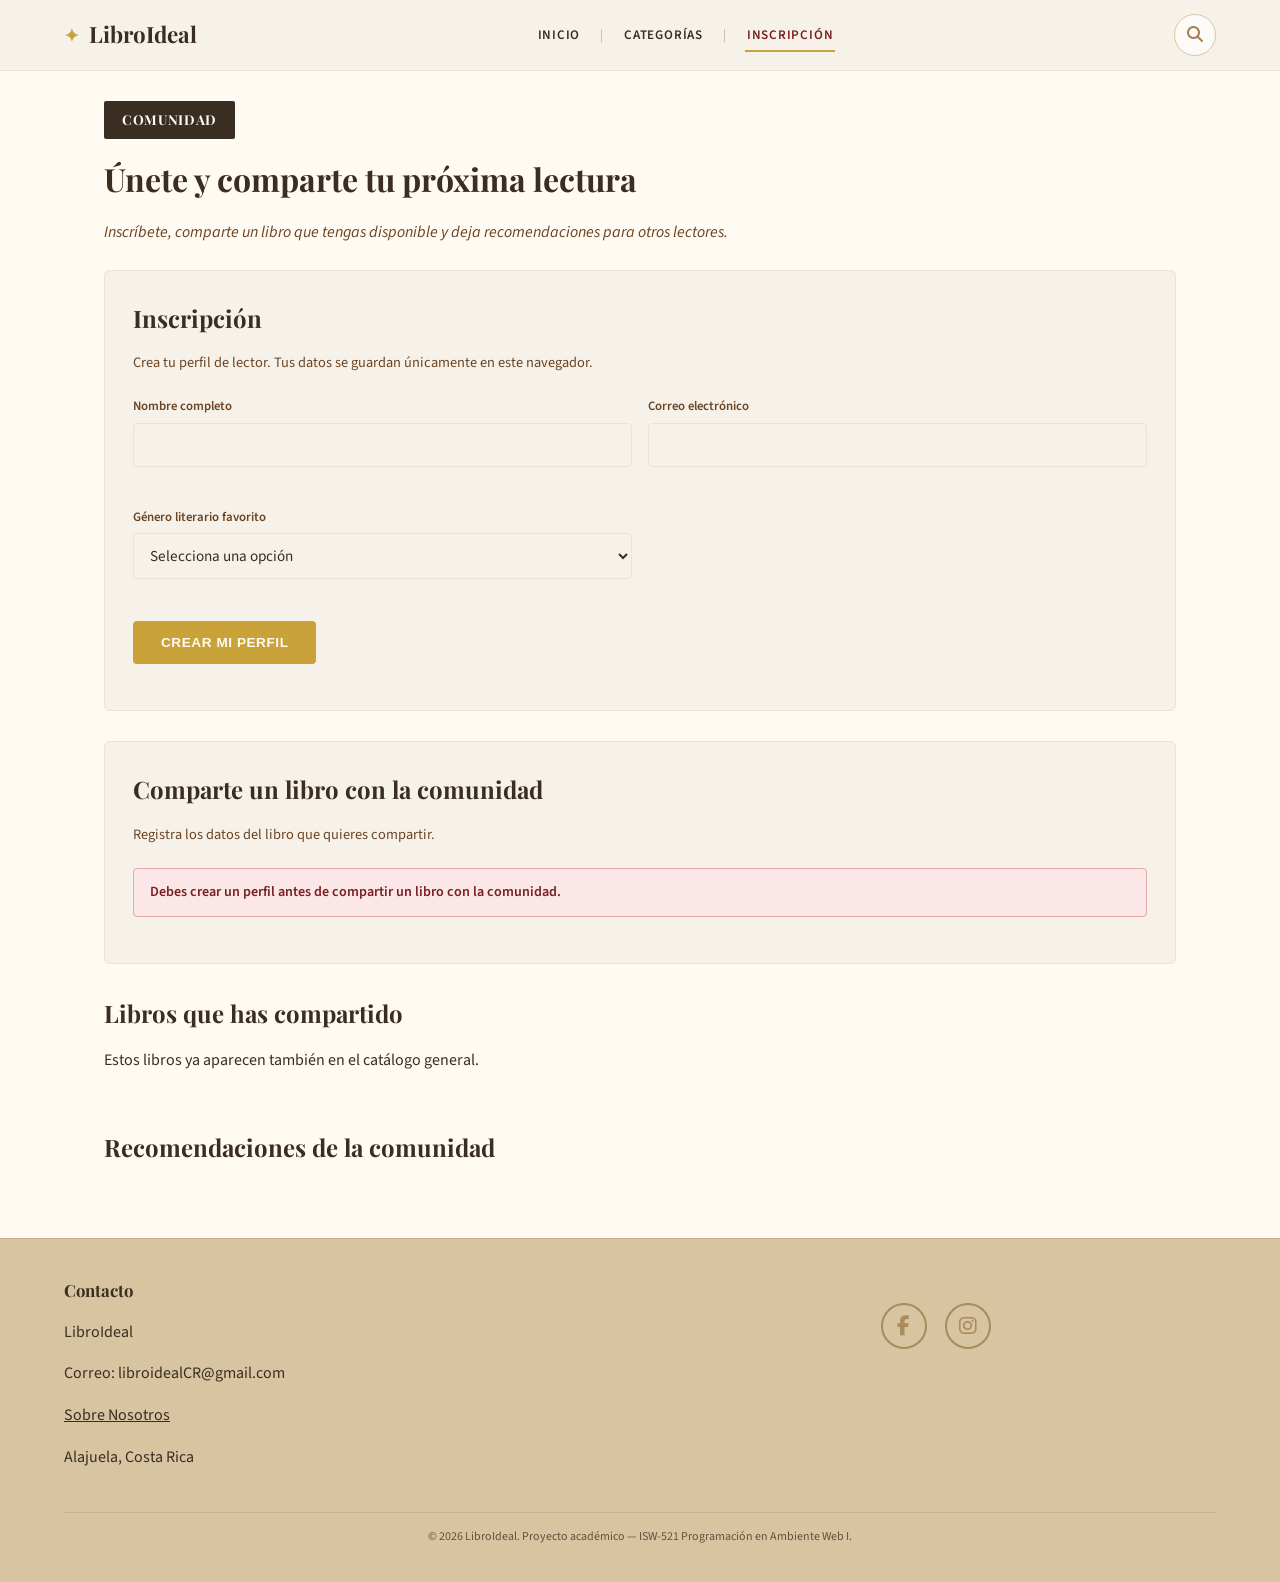
<file: libroideal/comunidad.html>
<!DOCTYPE html>
<html lang="es">

<head>
  <meta charset="UTF-8" />
  <meta name="viewport" content="width=device-width, initial-scale=1.0" />
  <title>Comunidad — LibroIdeal</title>
  <meta name="description"
    content="Inscríbete, comparte un libro y deja tus recomendaciones en la comunidad LibroIdeal." />
  <link rel="preconnect" href="https://fonts.googleapis.com">
  <link
    href="https://fonts.googleapis.com/css2?family=Playfair+Display:wght@600;700&family=Cormorant+Garamond:ital@1&family=Source+Sans+Pro:wght@400;600;700&display=swap"
    rel="stylesheet">
  <link rel="stylesheet" href="https://cdnjs.cloudflare.com/ajax/libs/font-awesome/6.7.2/css/all.min.css">
  <link rel="stylesheet" href="css/style.css" />
</head>

<body>

  <header class="encabezado">
    <a href="index.html" class="logo">
      <span class="corona">&#10022;</span> LibroIdeal
    </a>

    <button class="menu-toggle" aria-label="Abrir menú" aria-expanded="false">
      &#9776;
    </button>

    <nav aria-label="Navegación principal">
      <ul class="menu-principal">
        <li><a href="index.html">Inicio</a></li>
        <li class="divisor">|</li>
        <li><a href="catalogo.html">Categorías</a></li>
        <li class="divisor">|</li>
        <li><a href="comunidad.html" aria-current="page">Inscripción</a></li>
      </ul>
    </nav>

    <button class="boton-buscar" aria-label="Ir al catálogo" onclick="window.location.href='catalogo.html'">

      <i class="fa-solid fa-magnifying-glass"></i>

    </button>
  </header>

  <main class="contenedor" style="margin-top:30px;">
    <span class="eyebrow">Comunidad</span>
    <h1>Únete y comparte tu próxima lectura</h1>
    <p class="cita-destacada">Inscríbete, comparte un libro que tengas disponible y deja recomendaciones para otros
      lectores.</p>

    <!-- Inscripción simulada -->
    <section class="panel" id="iniciar-sesion" aria-labelledby="titulo-inscripcion">
      <h2 id="titulo-inscripcion">Inscripción</h2>
      <p class="descripcion-panel">Crea tu perfil de lector. Tus datos se guardan únicamente en este navegador.</p>

      <div class="banner-aviso" id="aviso-inscripcion" role="status"></div>

      <form id="formulario-inscripcion" novalidate>
        <div class="grilla-formulario">
          <div class="campo">
            <label for="nombre-usuario">Nombre completo</label>
            <input type="text" id="nombre-usuario" name="nombre" required minlength="3" />
            <span class="mensaje-error" id="error-nombre-usuario"></span>
          </div>
          <div class="campo">
            <label for="correo-usuario">Correo electrónico</label>
            <input type="email" id="correo-usuario" name="correo" required />
            <span class="mensaje-error" id="error-correo-usuario"></span>
          </div>
          <div class="campo">
            <label for="genero-favorito">Género literario favorito</label>
            <select id="genero-favorito" name="generoFavorito" required>
              <option value="">Selecciona una opción</option>
              <option>Clasico</option>
              <option>Fantasia</option>
              <option>Drama</option>
              <option>Ciencia Ficcion</option>
              <option>Terror</option>
              <option>Autoayuda</option>
              <option>No Ficcion</option>
              <option>Infantil</option>
              <option>Otro</option>
            </select>
            <span class="mensaje-error" id="error-genero-favorito"></span>
          </div>
        </div>
        <div class="acciones-formulario">
          <button type="submit" class="boton boton-dorado">Crear mi perfil</button>
        </div>
      </form>

      <div id="perfil-guardado" style="margin-top:18px;"></div>
    </section>

    <!-- Compartir un libro  -->
    <section class="panel" aria-labelledby="titulo-compartir">
      <h2 id="titulo-compartir">Comparte un libro con la comunidad</h2>
      <p class="descripcion-panel">
        Registra los datos del libro que quieres compartir.
      </p>

      <div class="banner-aviso" id="aviso-libro" role="status"></div>

      <form id="formulario-libro" novalidate>
        <div class="grilla-formulario">
          <div class="campo">
            <label for="titulo-libro">Título del libro</label>
            <input type="text" id="titulo-libro" required minlength="2" />
            <span class="mensaje-error" id="error-titulo-libro"></span>
          </div>
          <div class="campo">
            <label for="autor-libro">Autor</label>
            <input type="text" id="autor-libro" required minlength="2" />
            <span class="mensaje-error" id="error-autor-libro"></span>
          </div>
          <div class="campo">
            <label for="genero-libro">Género</label>
            <select id="genero-libro" required>
              <option value="">Selecciona una opción</option>
              <option>Clasico</option>
              <option>Fantasia</option>
              <option>Drama</option>
              <option>Ciencia Ficcion</option>
              <option>Terror</option>
              <option>Autoayuda</option>
              <option>No Ficcion</option>
              <option>Infantil</option>
              <option>Otro</option>
            </select>
            <span class="mensaje-error" id="error-genero-libro"></span>
          </div>
          <div class="campo">
            <label for="formato-libro">Formato</label>
            <select id="formato-libro" required>
              <option value="">Selecciona una opción</option>
              <option>PDF</option>
              <option>EPUB</option>
            </select>
            <span class="mensaje-error" id="error-formato-libro"></span>
          </div>
          <div class="campo columna-completa">
            <label for="enlace-libro">Enlace de descarga (legal y seguro)</label>
            <input type="url" id="enlace-libro" placeholder="https://..." required />
            <span class="mensaje-error" id="error-enlace-libro"></span>
          </div>
          <div class="campo columna-completa">
            <label for="descripcion-libro">Descripción breve</label>
            <textarea id="descripcion-libro" rows="3" required minlength="10"></textarea>
            <span class="mensaje-error" id="error-descripcion-libro"></span>
          </div>
        </div>
        <div class="acciones-formulario">
          <button type="submit" class="boton boton-dorado">Compartir libro</button>
        </div>
      </form>
    </section>

    <!-- Mis libros compartidos -->
    <section aria-labelledby="titulo-mis-libros" style="margin-bottom:40px;">
      <h2 id="titulo-mis-libros">Libros que has compartido</h2>
      <p class="descripcion-panel" style="margin-bottom:14px;">Estos libros ya aparecen también en el catálogo general.
      </p>
      <div id="lista-libros-comunidad" class="lista-registros"></div>
      <p id="vacio-libros-comunidad" class="estado-vacio" hidden>Aún no has compartido ningún libro.</p>
    </section>

    <section aria-labelledby="titulo-lista-recomendaciones" style="margin-bottom:50px;">
      <h2 id="titulo-lista-recomendaciones">Recomendaciones de la comunidad</h2>
      <div id="lista-recomendaciones" class="lista-registros"></div>
      <p id="vacio-recomendaciones" class="estado-vacio" hidden>Todavía no hay recomendaciones. ¡Sé la primera persona
        en publicar una!</p>
    </section>
  </main>

  <footer class="pie">
    <div class="pie-grid">

      <div>
        <h3>Contacto</h3>
        <p>LibroIdeal</p>
        <p>Correo:
          <a href="mailto:libroidealCR@gmail.com">
            libroidealCR@gmail.com
          </a>
        </p>
        <p>
          <a href="comunidad.html" class="enlace-subrayado">
            Sobre Nosotros
          </a>
        </p>
        <p>Alajuela, Costa Rica</p>
      </div>

      <div class="pie-redes">
        <div class="redes-sociales">
          <a href="https://facebook.com" target="_blank" aria-label="Facebook">
            <i class="fa-brands fa-facebook-f"></i>
          </a>

          <a href="https://instagram.com" target="_blank" aria-label="Instagram">
            <i class="fa-brands fa-instagram"></i>
          </a>
        </div>
      </div>

    </div>

    <p class="pie-base">
      &copy; 2026 LibroIdeal. Proyecto académico — ISW-521 Programación en Ambiente Web I.
    </p>
  </footer>

  <script src="js/utilidades.js"></script>
  <script src="js/comunidad.js"></script>
</body>

</html>
</file>
<file: css/style.css>
/* ============================================
   LibroIdeal — Hoja de estilos principal Bely
   ============================================ */

:root {
  --crema: #f6f2e9;
  --crema-osc: #ece4d2;
  --dorado: #a98b5d;
  --dorado-claro: #caa23a;
  --marron: #3a2e22;
  --marron-suave: #6b4423;
  --vino: #7a1f1f;
  --beige-pie: #d8c4a0;
  --blanco: #fffaf2;
  --sombra: 0 6px 18px rgba(58, 46, 34, 0.12);
  --radio: 4px;
  --fuente-titulo: "Playfair Display", "Georgia", serif;
  --fuente-cuerpo: "Source Sans Pro", "Segoe UI", sans-serif;
  --fuente-eyebrow: "Cormorant Garamond", serif;
}

* {
  box-sizing: border-box;
}

html {
  scroll-behavior: smooth;
}

body {
  margin: 0;
  font-family: var(--fuente-cuerpo);
  background: var(--blanco);
  color: var(--marron);
  line-height: 1.6;
}

img {
  max-width: 100%;
  display: block;
}

a {
  color: inherit;
  text-decoration: none;
}

h1,
h2,
h3 {
  font-family: var(--fuente-titulo);
  color: var(--marron);
  margin: 0 0 0.5em;
}

/* ---------- Encabezado ---------- */
.encabezado {
  display: flex;
  align-items: center;
  justify-content: space-between;
  padding: 14px 5%;
  background: var(--crema);
  border-bottom: 1px solid var(--crema-osc);
  position: sticky;
  top: 0;
  z-index: 50;
}

.logo {
  display: flex;
  align-items: center;
  gap: 10px;
  font-family: var(--fuente-titulo);
  font-size: 1.4rem;
  font-weight: 700;
  color: var(--marron);
  transition: .3s
}

.logo:hover {
  text-shadow:
    0 0 8px rgba(202, 162, 58, .5),
    0 0 15px rgba(202, 162, 58, .3);
}

.logo .corona {
  color: var(--dorado-claro);
  font-size: 1.1rem;
}
.menu-principal {
  display: flex;
  align-items: center;
  gap: 18px;
  list-style: none;
  margin: 0;
  padding: 0;
  font-size: 0.82rem;
  letter-spacing: 0.06em;
  text-transform: uppercase;
}

.menu-principal a {
  position: relative;
  padding: 6px 2px;
  font-weight: 600;
  color: var(--marron);
  transition: color 0.2s ease;
}

.menu-principal a:hover,
.menu-principal a:focus-visible {
  color: var(--vino);
}

.menu-principal a[aria-current="page"] {
  color: var(--vino);
  border-bottom: 2px solid var(--dorado-claro);
}

.menu-principal .divisor {
  color: var(--dorado);
  opacity: 0.6;
}

.boton-buscar {
  width: 42px;
  height: 42px;
  border-radius: 50%;
  border: 1px solid #d9c4a5;
  background: rgba(255, 255, 255, 0.7);
  color: #A67C52;
  font-size: 1rem;
  cursor: pointer;
  transition: all .3s ease;
}

.boton-buscar:hover {
  background: #A67C52;
  color: white;
}

.menu-toggle {
  display: none;
  background: none;
  border: none;
  font-size: 1.6rem;
  color: var(--marron);
  cursor: pointer;
}

/* ---------- Héroe (Inicio) ---------- */
.hero {
  background-image:
    linear-gradient(rgba(0, 0, 0, 0.35), rgba(0, 0, 0, 0.35)),
    url("../img/inicio.png");
  background-size: cover;
  background-position: center;
  background-repeat: no-repeat;
  min-height: 550px;
  display: flex;
  align-items: center;
  justify-content: center;
  text-align: center;
  border-radius: 20px;
  margin: 20px auto;
  max-width: 1400px;
  color: white;
}

.hero h1,
.hero p,
.hero span {
  color: white;
}

.hero-cita {
  font-family: var(--fuente-eyebrow);
  font-style: italic;
  letter-spacing: 0.08em;
  text-transform: uppercase;
  font-size: 0.85rem;
  opacity: 0.85;
}

.divisor-decorativo {
  display: flex;
  align-items: center;
  justify-content: center;
  gap: 14px;
  margin: 36px auto 30px;
  width: 80%;
  color: var(--dorado);
}

.divisor-decorativo::before,
.divisor-decorativo::after {
  content: "";
  flex: 1;
  height: 1px;
  background: var(--dorado);
  opacity: 0.5;
}

/* ---------- Botones ---------- */
.boton {
  display: inline-block;
  padding: 12px 26px;
  border-radius: var(--radio);
  font-weight: 700;
  font-size: 0.85rem;
  letter-spacing: 0.04em;
  text-transform: uppercase;
  border: 2px solid transparent;
  cursor: pointer;
  transition: transform 0.15s ease, background 0.2s ease, color 0.2s ease, box-shadow 0.2s ease;
}

.boton-dorado {
  background: var(--dorado-claro);
  color: var(--blanco);
}

.boton-dorado:hover {
  background: var(--marron-suave);
  transform: translateY(-2px);
  box-shadow: var(--sombra);
}

.boton-borde {
  background: transparent;
  border-color: var(--dorado);
  color: var(--marron);
}

.boton-borde:hover {
  background: var(--dorado);
  color: var(--blanco);
}

.boton:focus-visible,
a:focus-visible,
input:focus-visible,
select:focus-visible,
button:focus-visible,
textarea:focus-visible {
  outline: 3px solid var(--vino);
  outline-offset: 2px;
}

/* ---------- Secciones generales ---------- */
.contenedor {
  padding: 0 5%;
  max-width: 1200px;
  margin: 0 auto;
}

.eyebrow {
  display: inline-block;
  background: var(--marron);
  color: var(--blanco);
  font-family: var(--fuente-titulo);
  font-weight: 700;
  font-size: 0.85rem;
  letter-spacing: 0.05em;
  text-transform: uppercase;
  padding: 8px 18px;
  border-radius: 2px;
  margin-bottom: 14px;
}

.cita-destacada {
  font-style: italic;
  color: var(--marron-suave);
  margin-bottom: 24px;
}

.redes-sociales {
  display: flex;
  justify-content: center;
  gap: 18px;
  margin-top: 20px;
}

.redes-sociales a {
  width: 46px;
  height: 46px;
  display: flex;
  align-items: center;
  justify-content: center;
  border: 2px solid var(--dorado);
  border-radius: 50%;
  color: var(--dorado);
  text-decoration: none;
  font-size: 1.25rem;
  transition: .3s;
}

.redes-sociales a:hover {
  background: var(--dorado);
  color: white;
  transform: translateY(-3px);
}

/* ---------- Tarjetas de libros ---------- */

.grid-libros {
  display: grid;
  grid-template-columns: repeat(4, 1fr);
  gap: 26px;
  margin: 20px 0 50px;
}

.tarjeta-libro {
  background: var(--blanco);
  border-radius: var(--radio);
  overflow: hidden;
  display: flex;
  flex-direction: column;
  transition: transform 0.2s ease, box-shadow 0.2s ease;
}

.tarjeta-libro:hover {
  transform: translateY(-4px);
  box-shadow: var(--sombra);
}


.portada-envoltorio {
  position: relative;
  width: 100%;
  height: 320px;
  overflow: hidden;
  border-radius: 12px;
  background: #f5f1ea;
}

.portada-libro {
  width: 100%;
  height: 100%;
  object-fit: cover;
  display: block;
}

.info-libro {
  padding: 12px 4px 4px;
  display: flex;
  flex-direction: column;
  gap: 2px;
  flex: 1;
}

.info-libro .nombre-libro {
  font-weight: 700;
  font-size: 0.95rem;
}

.info-libro .autor-libro {
  font-size: 0.78rem;
  letter-spacing: 0.04em;
  text-transform: uppercase;
  color: var(--marron-suave);
}

.fila-precio {
  display: flex;
  align-items: center;
  justify-content: space-between;
  margin-top: 8px;
}

.precio {
  font-size: 0.85rem;
  font-weight: 600;
  color: var(--marron);
}

.precio.gratis {
  color: var(--dorado-claro);
  text-transform: uppercase;
  font-size: 0.75rem;
}

.boton-favorito {
  background: none;
  border: none;
  font-size: 1.25rem;
  cursor: pointer;
  color: var(--dorado);
  transition: transform 0.15s ease, color 0.15s ease;
  line-height: 1;
}

.boton-favorito.activo {
  color: var(--vino);
}

.boton-favorito:hover {
  transform: scale(1.18);
}

.etiqueta-estado {
  position: absolute;
  top: 8px;
  left: 8px;
  font-size: 0.65rem;
  letter-spacing: 0.04em;
  text-transform: uppercase;
  padding: 3px 8px;
  border-radius: 2px;
  background: rgba(0, 0, 0, 0.55);
  color: var(--blanco);
  z-index: 2;
}

/* ---------- Pie de página ---------- */
.pie {
  margin-top: 60px;
  background: var(--beige-pie);
  color: var(--marron);
  padding: 38px 5% 24px;
  border-top: 1px solid rgba(58, 46, 34, 0.15);
}

.pie-grid {
  display: grid;
  grid-template-columns: 1fr 1fr;
  gap: 30px;
  max-width: 1200px;
  margin: 0 auto;
}

.pie h3 {
  font-size: 1.05rem;
  margin-bottom: 10px;
}

.pie a.enlace-subrayado {
  text-decoration: underline;
}

.pie-redes a {
  display: inline-flex;
  align-items: center;
  gap: 8px;
  margin-top: 6px;
}

.pie-base {
  text-align: center;
  font-size: 0.75rem;
  margin-top: 26px;
  opacity: 0.75;
  border-top: 1px solid rgba(58, 46, 34, 0.15);
  padding-top: 14px;
}

/* ---------- Buscador y filtros (catálogo) ---------- */
.barra-herramientas {
  display: flex;
  flex-wrap: wrap;
  gap: 16px;
  align-items: flex-end;
  margin: 30px 0 10px;
}

.campo {
  display: flex;
  flex-direction: column;
  gap: 6px;
  font-size: 0.8rem;
  font-weight: 600;
  color: var(--marron-suave);
}

.campo input,
.campo select,
.campo textarea {
  font-family: var(--fuente-cuerpo);
  font-size: 0.95rem;
  padding: 10px 12px;
  border: 1px solid var(--crema-osc);
  border-radius: var(--radio);
  background: var(--crema);
  color: var(--marron);
}

.campo input:focus,
.campo select:focus,
.campo textarea:focus {
  border-color: var(--dorado);
  outline: none;
}

.campo.crece {
  flex: 1;
  min-width: 220px;
}

.chips-filtro {
  display: flex;
  flex-wrap: wrap;
  gap: 8px;
  margin: 16px 0 4px;
}

.chip {
  padding: 6px 14px;
  border-radius: 100px;
  border: 1px solid var(--dorado);
  background: var(--crema);
  font-size: 0.78rem;
  font-weight: 600;
  cursor: pointer;
  color: var(--marron-suave);
  transition: background 0.2s ease, color 0.2s ease;
}

.chip.activo,
.chip:hover {
  background: var(--dorado);
  color: var(--blanco);
}

.resumen-resultados {
  font-size: 0.85rem;
  color: var(--marron-suave);
  margin: 10px 0 0;
}

.estado-vacio {
  text-align: center;
  padding: 60px 20px;
  color: var(--marron-suave);
}

.estado-vacio .icono-vacio {
  font-size: 2.2rem;
  margin-bottom: 10px;
}

/* ---------- Formularios (comunidad) ---------- */
.panel {
  background: var(--crema);
  border: 1px solid var(--crema-osc);
  border-radius: 6px;
  padding: 28px;
  margin-bottom: 30px;
}

.panel h2 {
  margin-bottom: 6px;
}

.panel .descripcion-panel {
  color: var(--marron-suave);
  font-size: 0.9rem;
  margin-bottom: 22px;
}

.grilla-formulario {
  display: grid;
  grid-template-columns: 1fr 1fr;
  gap: 16px;
} 

.grilla-formulario .columna-completa {
  grid-column: 1 / -1;
}

.mensaje-error,
.banner-aviso.error {
  color: #7a1f1f !important; 
  font-weight: 600;
}

.acciones-formulario {
  display: flex;
  gap: 12px;
  margin-top: 18px;
  flex-wrap: wrap;
}

.banner-aviso {
  display: none;
  padding: 12px 16px;
  border-radius: var(--radio);
  font-size: 0.88rem;
  margin-bottom: 18px;
  font-weight: 600;
  align-items: center;
  gap: 10px;
}

.banner-aviso.mostrar {
  display: flex;
}

.banner-aviso.exito {
  background: #e6f2e6;
  color: #2c5e2c;
  border: 1px solid #a9d3a9;
}

.banner-aviso.error {
  background: #fbe7e7;
  color: var(--vino);
  border: 1px solid #e3a8a8;
}

.lista-registros {
  display: flex;
  flex-direction: column;
  gap: 12px;
}

.tarjeta-registro {
  background: var(--blanco);
  border: 1px solid var(--crema-osc);
  border-radius: var(--radio);
  padding: 14px 16px;
  display: flex;
  justify-content: space-between;
  align-items: flex-start;
  gap: 12px;
}

.tarjeta-registro .cuerpo-registro h4 {
  margin: 0 0 4px;
  font-family: var(--fuente-cuerpo);
  font-weight: 700;
  font-size: 0.95rem;
  color: var(--marron);
}

.tarjeta-registro .meta-registro {
  font-size: 0.75rem;
  color: var(--marron-suave);
  text-transform: uppercase;
  letter-spacing: 0.03em;
}

.tarjeta-registro .texto-registro {
  font-size: 0.85rem;
  margin-top: 6px;
}

.boton-eliminar {
  background: none;
  border: 1px solid var(--vino);
  color: var(--vino);
  border-radius: var(--radio);
  padding: 6px 12px;
  font-size: 0.75rem;
  font-weight: 700;
  cursor: pointer;
  white-space: nowrap;
}

.boton-eliminar:hover {
  background: var(--vino);
  color: var(--blanco);
}

.select-estado {
  font-size: 0.72rem;
  padding: 4px 8px;
  border-radius: 2px;
  border: 1px solid var(--crema-osc);
}

.contador-favoritos {
  font-weight: 700;
  color: var(--vino);
}

/* ---------- Secciones de inicio adicionales ---------- */
.bloque-beneficios {
  display: grid;
  grid-template-columns: repeat(3, 1fr);
  gap: 22px;
  margin: 10px 0 50px;
}

.tarjeta-beneficio {
  background: var(--crema);
  border-radius: 6px;
  padding: 24px;
  text-align: center;
}

.tarjeta-beneficio .icono-beneficio {
  font-size: 1.8rem;
  margin-bottom: 10px;
  display: block;
}

.acerca-proyecto {
  background: var(--marron);
  color: var(--crema);
  border-radius: 6px;
  padding: 36px;
  margin-bottom: 50px;
  display: grid;
  grid-template-columns: 1fr auto;
  gap: 24px;
  align-items: center;
}

.acerca-proyecto h2 {
  color: var(--blanco);
}

.acerca-proyecto p {
  color: rgba(255, 255, 255, 0.85);
}

/* ---------- Responsivo ---------- */
@media (max-width: 980px) {
  .grid-libros {
    grid-template-columns: repeat(3, 1fr);
  }
}

@media (max-width: 760px) {
  .menu-toggle {
    display: block;
  }

  .menu-principal {
    position: absolute;
    top: 100%;
    left: 0;
    right: 0;
    background: var(--crema);
    flex-direction: column;
    align-items: flex-start;
    padding: 14px 5% 18px;
    display: none;
    border-bottom: 1px solid var(--crema-osc);
    gap: 14px;
  }

  .menu-principal.abierto {
    display: flex;
  }

  .menu-principal .divisor {
    display: none;
  }

  .grid-libros {
    grid-template-columns: repeat(2, 1fr);
  }

  .bloque-beneficios {
    grid-template-columns: 1fr;
  }

  .pie-grid {
    grid-template-columns: 1fr;
  }

  .grilla-formulario {
    display: grid;
    grid-template-columns: 1fr; /* se caambiado a 1 sola columna en móvil */
    gap: 16px;
  }
  /* Icono de usuario estilizado en el panel de perfil activo */
.icono-usuario-perfil {
  color: #7a1f1f; 
  margin-right: 20px;
  font-size: 1.1rem; 
}

  .acerca-proyecto {
    grid-template-columns: 1fr;
    text-align: center;
  }
}

@media (max-width: 520px) {
  .grid-libros {
    grid-template-columns: repeat(2, 1fr);
    gap: 14px;
  }

  .hero-contenido h1 {
    font-size: 1.7rem;
  }

  .encabezado {
    padding: 12px 4%;
  }
}
</file>
<file: libroideal/css/style.css>
/* ============================================
   LibroIdeal — Hoja de estilos principal
   ============================================ */

:root {
  --crema: #f6f2e9;
  --crema-osc: #ece4d2;
  --dorado: #a98b5d;
  --dorado-claro: #caa23a;
  --marron: #3a2e22;
  --marron-suave: #6b4423;
  --vino: #7a1f1f;
  --beige-pie: #d8c4a0;
  --blanco: #fffaf2;
  --sombra: 0 6px 18px rgba(58, 46, 34, 0.12);
  --radio: 4px;
  --fuente-titulo: "Playfair Display", "Georgia", serif;
  --fuente-cuerpo: "Source Sans Pro", "Segoe UI", sans-serif;
  --fuente-eyebrow: "Cormorant Garamond", serif;
}

* {
  box-sizing: border-box;
}

html {
  scroll-behavior: smooth;
}

body {
  margin: 0;
  font-family: var(--fuente-cuerpo);
  background: var(--blanco);
  color: var(--marron);
  line-height: 1.6;
}

img {
  max-width: 100%;
  display: block;
}

a {
  color: inherit;
  text-decoration: none;
}

h1,
h2,
h3 {
  font-family: var(--fuente-titulo);
  color: var(--marron);
  margin: 0 0 0.5em;
}

/* ---------- Encabezado ---------- */
.encabezado {
  display: flex;
  align-items: center;
  justify-content: space-between;
  padding: 14px 5%;
  background: var(--crema);
  border-bottom: 1px solid var(--crema-osc);
  position: sticky;
  top: 0;
  z-index: 50;
}

.logo {
  display: flex;
  align-items: center;
  gap: 10px;
  font-family: var(--fuente-titulo);
  font-size: 1.4rem;
  font-weight: 700;
  color: var(--marron);
}

.logo .corona {
  color: var(--dorado-claro);
  font-size: 1.1rem;
}

.menu-principal {
  display: flex;
  align-items: center;
  gap: 18px;
  list-style: none;
  margin: 0;
  padding: 0;
  font-size: 0.82rem;
  letter-spacing: 0.06em;
  text-transform: uppercase;
}

.menu-principal a {
  position: relative;
  padding: 6px 2px;
  font-weight: 600;
  color: var(--marron);
  transition: color 0.2s ease;
}

.menu-principal a:hover,
.menu-principal a:focus-visible {
  color: var(--vino);
}

.menu-principal a[aria-current="page"] {
  color: var(--vino);
  border-bottom: 2px solid var(--dorado-claro);
}

.menu-principal .divisor {
  color: var(--dorado);
  opacity: 0.6;
}

.boton-buscar {
  width: 42px;
  height: 42px;

  border-radius: 50%;
  border: 1px solid #d9c4a5;

  background: rgba(255, 255, 255, 0.7);

  color: #A67C52;
  font-size: 1rem;

  cursor: pointer;

  transition: all .3s ease;
}

.boton-buscar:hover {
  background: #A67C52;
  color: white;
}

.menu-toggle {
  display: none;
  background: none;
  border: none;
  font-size: 1.6rem;
  color: var(--marron);
  cursor: pointer;
}

/* ---------- Héroe (Inicio) ---------- */
.hero {
  background-image:
    linear-gradient(rgba(0, 0, 0, 0.35),
      rgba(0, 0, 0, 0.35)),
    url("../img/inicio.png");

  background-size: cover;
  background-position: center;
  background-repeat: no-repeat;

  min-height: 550px;

  display: flex;
  align-items: center;
  justify-content: center;

  text-align: center;

  border-radius: 20px;

  margin: 20px auto;
  max-width: 1400px;

  color: white;
}

/* textos dentro del hero para los títulos*/
.hero h1,
.hero p,
.hero span {
  color: white;
}



.hero-cita {
  font-family: var(--fuente-eyebrow);
  font-style: italic;
  letter-spacing: 0.08em;
  text-transform: uppercase;
  font-size: 0.85rem;
  opacity: 0.85;
}

.divisor-decorativo {
  display: flex;
  align-items: center;
  justify-content: center;
  gap: 14px;
  margin: 36px auto 30px;
  width: 80%;
  color: var(--dorado);
}

.divisor-decorativo::before,
.divisor-decorativo::after {
  content: "";
  flex: 1;
  height: 1px;
  background: var(--dorado);
  opacity: 0.5;
}

/* ---------- Botones ---------- */
.boton {
  display: inline-block;
  padding: 12px 26px;
  border-radius: var(--radio);
  font-weight: 700;
  font-size: 0.85rem;
  letter-spacing: 0.04em;
  text-transform: uppercase;
  border: 2px solid transparent;
  cursor: pointer;
  transition: transform 0.15s ease, background 0.2s ease, color 0.2s ease, box-shadow 0.2s ease;
}

.boton-dorado {
  background: var(--dorado-claro);
  color: var(--blanco);
}

.boton-dorado:hover {
  background: var(--marron-suave);
  transform: translateY(-2px);
  box-shadow: var(--sombra);
}

.boton-borde {
  background: transparent;
  border-color: var(--dorado);
  color: var(--marron);
}

.boton-borde:hover {
  background: var(--dorado);
  color: var(--blanco);
}

.boton:focus-visible,
a:focus-visible,
input:focus-visible,
select:focus-visible,
button:focus-visible,
textarea:focus-visible {
  outline: 3px solid var(--vino);
  outline-offset: 2px;
}

/* ---------- Secciones generales ---------- */
.contenedor {
  padding: 0 5%;
  max-width: 1200px;
  margin: 0 auto;
}

.eyebrow {
  display: inline-block;
  background: var(--marron);
  color: var(--blanco);
  font-family: var(--fuente-titulo);
  font-weight: 700;
  font-size: 0.85rem;
  letter-spacing: 0.05em;
  text-transform: uppercase;
  padding: 8px 18px;
  border-radius: 2px;
  margin-bottom: 14px;
}

.cita-destacada {
  font-style: italic;
  color: var(--marron-suave);
  margin-bottom: 24px;
}

.redes-sociales {
  display: flex;
  justify-content: center;
  gap: 18px;
  margin-top: 20px;
}

.redes-sociales a {
  width: 46px;
  height: 46px;

  display: flex;
  align-items: center;
  justify-content: center;

  border: 2px solid var(--dorado);
  border-radius: 50%;

  color: var(--dorado);
  text-decoration: none;
  font-size: 1.25rem;

  transition: .3s;
}

.redes-sociales a:hover {
  background: var(--dorado);
  color: white;
  transform: translateY(-3px);
}

/* ---------- Tarjetas de libros ---------- */
.grid-libros {
  display: grid;
  grid-template-columns: repeat(4, 1fr);
  gap: 26px;
  margin: 20px 0 50px;
}

.tarjeta-libro {
  background: var(--blanco);
  border-radius: var(--radio);
  overflow: hidden;
  display: flex;
  flex-direction: column;
  transition: transform 0.2s ease, box-shadow 0.2s ease;
}

.tarjeta-libro:hover {
  transform: translateY(-4px);
  box-shadow: var(--sombra);
}

.portada-envoltorio {
  position: relative;
  width: 100%;
  height: 320px;
  overflow: hidden;
  border-radius: 12px;
  background: #f5f1ea;
}

.portada-libro {
  width: 100%;
  height: 100%;
  object-fit: cover;
  display: block;
}

.etiqueta-estado {
  position: absolute;
  top: 10px;
  left: 10px;

  background: #3d2a1b;
  color: white;

  padding: 5px 10px;
  border-radius: 6px;

  font-size: .75rem;
  z-index: 2;
}

.info-libro {
  padding: 12px 4px 4px;
  display: flex;
  flex-direction: column;
  gap: 2px;
  flex: 1;
}

.info-libro .nombre-libro {
  font-weight: 700;
  font-size: 0.95rem;
}

.info-libro .autor-libro {
  font-size: 0.78rem;
  letter-spacing: 0.04em;
  text-transform: uppercase;
  color: var(--marron-suave);
}

.fila-precio {
  display: flex;
  align-items: center;
  justify-content: space-between;
  margin-top: 8px;
}

.precio {
  font-size: 0.85rem;
  font-weight: 600;
  color: var(--marron);
}

.precio.gratis {
  color: var(--dorado-claro);
  text-transform: uppercase;
  font-size: 0.75rem;
}

.boton-favorito {
  background: none;
  border: none;
  font-size: 1.25rem;
  cursor: pointer;
  color: var(--dorado);
  transition: transform 0.15s ease, color 0.15s ease;
  line-height: 1;
}

.boton-favorito.activo {
  color: var(--vino);
}

.boton-favorito:hover {
  transform: scale(1.18);
}

.etiqueta-estado {
  position: absolute;
  top: 8px;
  left: 8px;
  font-size: 0.65rem;
  letter-spacing: 0.04em;
  text-transform: uppercase;
  padding: 3px 8px;
  border-radius: 2px;
  background: rgba(0, 0, 0, 0.55);
  color: var(--blanco);
}

.portada-envoltorio {
  position: relative;
}

/* ---------- Pie de página ---------- */
.pie {
  margin-top: 60px;
  background: var(--beige-pie);
  color: var(--marron);
  padding: 38px 5% 24px;
  border-top: 1px solid rgba(58, 46, 34, 0.15);
}

.pie-grid {
  display: grid;
  grid-template-columns: 1fr 1fr;
  gap: 30px;
  max-width: 1200px;
  margin: 0 auto;
}

.pie h3 {
  font-size: 1.05rem;
  margin-bottom: 10px;
}

.pie a.enlace-subrayado {
  text-decoration: underline;
}

.pie-redes a {
  display: inline-flex;
  align-items: center;
  gap: 8px;
  margin-top: 6px;
}

.pie-base {
  text-align: center;
  font-size: 0.75rem;
  margin-top: 26px;
  opacity: 0.75;
  border-top: 1px solid rgba(58, 46, 34, 0.15);
  padding-top: 14px;
}

/* ---------- Buscador y filtros (catálogo) ---------- */
.barra-herramientas {
  display: flex;
  flex-wrap: wrap;
  gap: 16px;
  align-items: flex-end;
  margin: 30px 0 10px;
}

.campo {
  display: flex;
  flex-direction: column;
  gap: 6px;
  font-size: 0.8rem;
  font-weight: 600;
  color: var(--marron-suave);
}

.campo input,
.campo select,
.campo textarea {
  font-family: var(--fuente-cuerpo);
  font-size: 0.95rem;
  padding: 10px 12px;
  border: 1px solid var(--crema-osc);
  border-radius: var(--radio);
  background: var(--crema);
  color: var(--marron);
}

.campo input:focus,
.campo select:focus,
.campo textarea:focus {
  border-color: var(--dorado);
  outline: none;
}

.campo.crece {
  flex: 1;
  min-width: 220px;
}

.chips-filtro {
  display: flex;
  flex-wrap: wrap;
  gap: 8px;
  margin: 16px 0 4px;
}

.chip {
  padding: 6px 14px;
  border-radius: 100px;
  border: 1px solid var(--dorado);
  background: var(--crema);
  font-size: 0.78rem;
  font-weight: 600;
  cursor: pointer;
  color: var(--marron-suave);
  transition: background 0.2s ease, color 0.2s ease;
}

.chip.activo,
.chip:hover {
  background: var(--dorado);
  color: var(--blanco);
}

.resumen-resultados {
  font-size: 0.85rem;
  color: var(--marron-suave);
  margin: 10px 0 0;
}

.estado-vacio {
  text-align: center;
  padding: 60px 20px;
  color: var(--marron-suave);
}

.estado-vacio .icono-vacio {
  font-size: 2.2rem;
  margin-bottom: 10px;
}

/* ---------- Formularios (comunidad) ---------- */
.panel {
  background: var(--crema);
  border: 1px solid var(--crema-osc);
  border-radius: 6px;
  padding: 28px;
  margin-bottom: 30px;
}

.panel h2 {
  margin-bottom: 6px;
}

.panel .descripcion-panel {
  color: var(--marron-suave);
  font-size: 0.9rem;
  margin-bottom: 22px;
}

.grilla-formulario {
  display: grid;
  grid-template-columns: 1fr 1fr;
  gap: 16px;
}

.grilla-formulario .columna-completa {
  grid-column: 1 / -1;
}

.mensaje-error {
  color: var(--vino);
  font-size: 0.78rem;
  min-height: 16px;
  display: block;
  margin-top: 2px;
}

.acciones-formulario {
  display: flex;
  gap: 12px;
  margin-top: 18px;
  flex-wrap: wrap;
}

.banner-aviso {
  display: none;
  padding: 12px 16px;
  border-radius: var(--radio);
  font-size: 0.88rem;
  margin-bottom: 18px;
  font-weight: 600;
  align-items: center;
  gap: 10px;
}

.banner-aviso.mostrar {
  display: flex;
}

.banner-aviso.exito {
  background: #e6f2e6;
  color: #2c5e2c;
  border: 1px solid #a9d3a9;
}

.banner-aviso.error {
  background: #fbe7e7;
  color: var(--vino);
  border: 1px solid #e3a8a8;
}

.lista-registros {
  display: flex;
  flex-direction: column;
  gap: 12px;
}

.tarjeta-registro {
  background: var(--blanco);
  border: 1px solid var(--crema-osc);
  border-radius: var(--radio);
  padding: 14px 16px;
  display: flex;
  justify-content: space-between;
  align-items: flex-start;
  gap: 12px;
}

.tarjeta-registro .cuerpo-registro h4 {
  margin: 0 0 4px;
  font-family: var(--fuente-cuerpo);
  font-weight: 700;
  font-size: 0.95rem;
  color: var(--marron);
}

.tarjeta-registro .meta-registro {
  font-size: 0.75rem;
  color: var(--marron-suave);
  text-transform: uppercase;
  letter-spacing: 0.03em;
}

.tarjeta-registro .texto-registro {
  font-size: 0.85rem;
  margin-top: 6px;
}

.boton-eliminar {
  background: none;
  border: 1px solid var(--vino);
  color: var(--vino);
  border-radius: var(--radio);
  padding: 6px 12px;
  font-size: 0.75rem;
  font-weight: 700;
  cursor: pointer;
  white-space: nowrap;
}

.boton-eliminar:hover {
  background: var(--vino);
  color: var(--blanco);
}

.select-estado {
  font-size: 0.72rem;
  padding: 4px 8px;
  border-radius: 2px;
  border: 1px solid var(--crema-osc);
}

.contador-favoritos {
  font-weight: 700;
  color: var(--vino);
}

/* ---------- Secciones de inicio adicionales ---------- */
.bloque-beneficios {
  display: grid;
  grid-template-columns: repeat(3, 1fr);
  gap: 22px;
  margin: 10px 0 50px;
}

.tarjeta-beneficio {
  background: var(--crema);
  border-radius: 6px;
  padding: 24px;
  text-align: center;
}

.tarjeta-beneficio .icono-beneficio {
  font-size: 1.8rem;
  margin-bottom: 10px;
  display: block;
}

.acerca-proyecto {
  background: var(--marron);
  color: var(--crema);
  border-radius: 6px;
  padding: 36px;
  margin-bottom: 50px;
  display: grid;
  grid-template-columns: 1fr auto;
  gap: 24px;
  align-items: center;
}

.acerca-proyecto h2 {
  color: var(--blanco);
}

.acerca-proyecto p {
  color: rgba(255, 255, 255, 0.85);
}

/* ---------- Responsivo ---------- */
@media (max-width: 980px) {
  .grid-libros {
    grid-template-columns: repeat(3, 1fr);
  }
}

@media (max-width: 760px) {
  .menu-toggle {
    display: block;
  }

  .menu-principal {
    position: absolute;
    top: 100%;
    left: 0;
    right: 0;
    background: var(--crema);
    flex-direction: column;
    align-items: flex-start;
    padding: 14px 5% 18px;
    display: none;
    border-bottom: 1px solid var(--crema-osc);
    gap: 14px;
  }

  .menu-principal.abierto {
    display: flex;
  }

  .menu-principal .divisor {
    display: none;
  }

  .grid-libros {
    grid-template-columns: repeat(2, 1fr);
  }

  .bloque-beneficios {
    grid-template-columns: 1fr;
  }

  .pie-grid {
    grid-template-columns: 1fr;
  }

  .grilla-formulario {
    grid-template-columns: 1fr;
  }

  .acerca-proyecto {
    grid-template-columns: 1fr;
    text-align: center;
  }
}

@media (max-width: 520px) {
  .grid-libros {
    grid-template-columns: repeat(2, 1fr);
    gap: 14px;
  }

  .hero-contenido h1 {
    font-size: 1.7rem;
  }

  .encabezado {
    padding: 12px 4%;
  }
}
</file>
